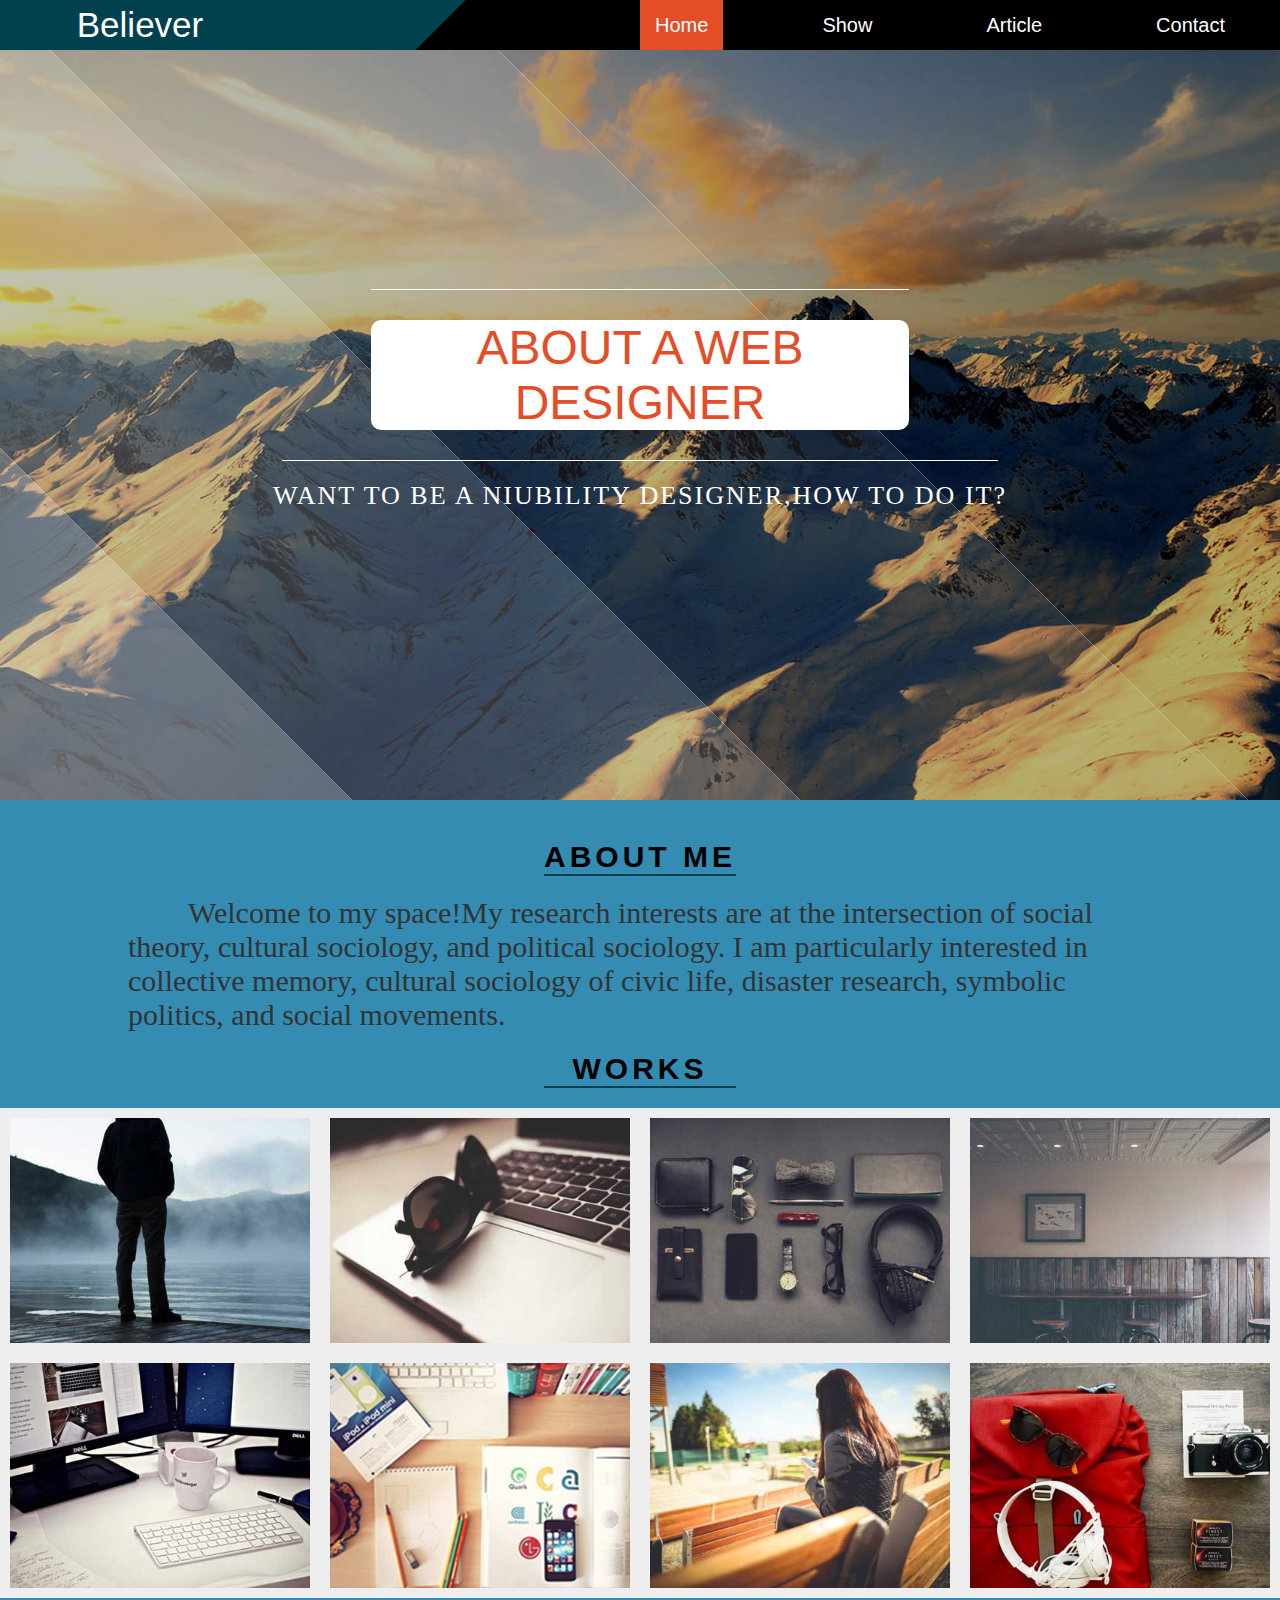
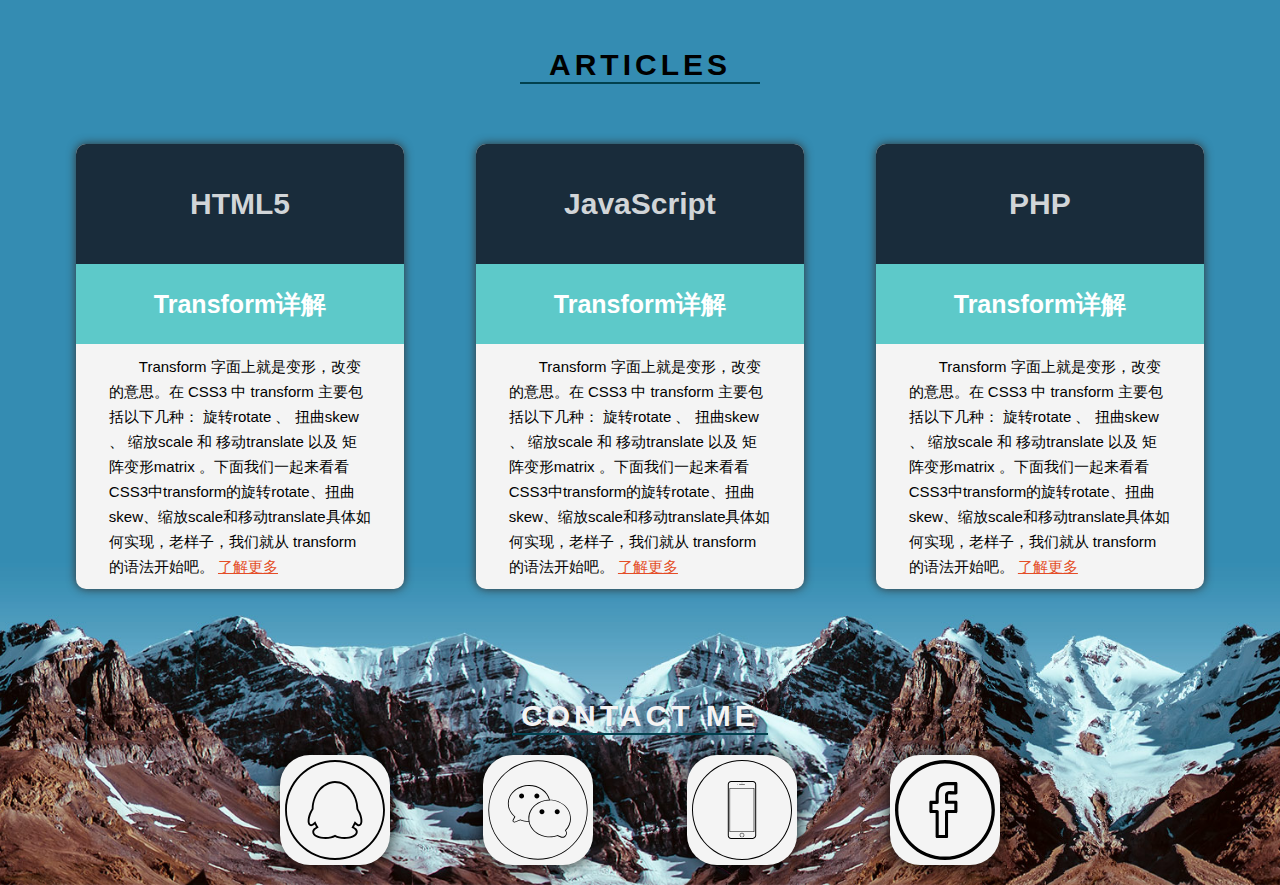
<file: index.html>
<!DOCTYPE html>
<html>
	<head>
		<meta charset="UTF-8">
		<meta name="viewport" content="width=device-width,initial-scale=1">
		<title>主页</title>
		<link rel="stylesheet" type="text/css" href="css/animate.css"/>
		<link rel="stylesheet" type="text/css" href="css/person.css"/>
	</head>
	<body>
		<!--标题栏-->
		<div id="head-con">
			<div id="head">
				<div id="wrap">
					<p>Believer</p>
					<ul>
						<li class="tab"><a href="#">Home</a></li>
						<li class="tab"><a href="#">Show</a></li>
						<li class="tab"><a href="#">Article</a></li>
						<li class="tab"><a href="#">Contact</a></li>
					</ul>
					<div class="btn out">
						<span></span>
						<span></span>
					</div>
				</div>
			</div>
		</div>
		<!--隐藏列表栏-->
		<div id="con-list">
			<div><a href="#">Home</a></div>
			<div><a href="#">Show</a></div>
			<div><a href="#">Article</a></div>
			<div><a href="#" style="border:none">Contact</a></div>
		</div>
		<!--轮播栏-->
		<div id="nav">
			<ul>
				<li>
					<div id="mask"></div>
					<img src="img/1.jpg"/>
					<div class="nav-con">
						<p class="above"></p>
						<a href="#">ABOUT A WEB DESIGNER</a>
						<p class="bot"></p>
						<p class="nav-content">WANT TO BE A NIUBILITY DESIGNER,HOW TO DO IT?</p>
					</div>
				</li>
				<li>
					<div id="mask"></div>
					<img src="img/3.jpg"/>
					<div class="nav-con">
						<p class="above"></p>
						<a href="#">WORKS SHOW</a>
						<p class="bot"></p>
						<p class="nav-content">SOME WORKS WILL BE SHOWED,HERE WE GO!</p>
					</div>
				</li>
				<li>
					<div id="mask"></div>
					<img src="img/2.jpg"/>
					<div class="nav-con">
						<p class="above"></p>
						<a href="#">ARTICLES DURING WORKING</a>
						<p class="bot"></p>
						<p class="nav-content">KNOWLEDGE ABOUT HOW TO BE A CREATIVE DESIGNER</p>
					</div>
				</li>
			</ul>
		</div>
		<!--show栏-->
		<div id="show">
			<h2>ABOUT ME</h2>
			<p id="intro">Welcome to my space!My research interests are at the intersection of social theory, cultural sociology, and political sociology. I am particularly interested in collective memory, cultural sociology of civic life, disaster research, symbolic politics, and social movements.
			</p>
			<h2>WORKS</h2>
			<ul>
				<li>
					<a href="#" class="pic"><img src="img/pic-1.jpg"/></a>
					<!--<a href="#" class="scale"><img src="img/放大镜.svg"/></a>-->
				</li>
				<li>
					<a href="#" class="pic"><img src="img/pic-2.jpg"/></a>
					<!--<a href="#" class="scale"><img src="img/放大镜.svg"/></a>-->
				</li>
				<li>
					<a href="#" class="pic"><img src="img/pic-3.jpg"/></a>
					<!--<a href="#" class="scale"><img src="img/放大镜.svg"/></a>-->
				</li>
				<li>
					<a href="#" class="pic"><img src="img/pic-4.jpg"/></a>
					<!--<a href="#" class="scale"><img src="img/放大镜.svg"/></a>-->
				</li>
				<li>
					<a href="#" class="pic"><img src="img/pic-5.jpg"/></a>
					<!--<a href="#" class="scale"><img src="img/放大镜.svg"/></a>-->
				</li>
				<li>
					<a href="#" class="pic"><img src="img/pic-6.jpg"/></a>
					<!--<a href="#" class="scale"><img src="img/放大镜.svg"/></a>-->
				</li>
				<li>
					<a href="#" class="pic"><img src="img/pic-7.jpg"/></a>
					<!--<a href="#" class="scale"><img src="img/放大镜.svg"/></a>-->
				</li>
				<li>
					<a href="#" class="pic"><img src="img/pic-8.jpg"/></a>
					<!--<a href="#" class="scale"><img src="img/放大镜.svg"/></a>-->
				</li>
			</ul>
		</div>
		<!--article栏-->
		<div id="article">
			<h2>ARTICLES</h2>
			<ul>
				<li>
					<h3>HTML5</h3>
					<h4>Transform详解</h4>
					<p>Transform 字面上就是变形，改变的意思。在 CSS3 中 transform 主要包括以下几种： 旋转rotate 、 扭曲skew 、 缩放scale 和 移动translate 以及 矩阵变形matrix 。下面我们一起来看看CSS3中transform的旋转rotate、扭曲skew、缩放scale和移动translate具体如何实现，老样子，我们就从 transform 的语法开始吧。
					<a href="#">了解更多</a>
					</p>
				</li>
				<li>
					<h3>JavaScript</h3>
					<h4>Transform详解</h4>
					<p>Transform 字面上就是变形，改变的意思。在 CSS3 中 transform 主要包括以下几种： 旋转rotate 、 扭曲skew 、 缩放scale 和 移动translate 以及 矩阵变形matrix 。下面我们一起来看看CSS3中transform的旋转rotate、扭曲skew、缩放scale和移动translate具体如何实现，老样子，我们就从 transform 的语法开始吧。
					<a href="#">了解更多</a>
					</p>
				</li>
				<li>
					<h3>PHP</h3>
					<h4>Transform详解</h4>
					<p>Transform 字面上就是变形，改变的意思。在 CSS3 中 transform 主要包括以下几种： 旋转rotate 、 扭曲skew 、 缩放scale 和 移动translate 以及 矩阵变形matrix 。下面我们一起来看看CSS3中transform的旋转rotate、扭曲skew、缩放scale和移动translate具体如何实现，老样子，我们就从 transform 的语法开始吧。
					<a href="#">了解更多</a>
					</p>
				</li>
			</ul>
		</div>
		<!--底部栏-->
		<div id="footer">
			<!--联系方式栏-->
			<h2>CONTACT ME</h2>
			<ul id="contact">
				<li>
					<a href="#">
						<img src="img/QQ.svg" alt="图标" />
						<img src="img/QQ_1.svg" alt="QQ" />
					</a>
				</li>
				<li>
					<a href="#">
						<img src="img/微信 (1).svg"/>
						<img src="img/微信.svg"/>
					</a>
				</li>
				<li>
					<a href="#">
						<img src="img/手机.svg"/>
						<img src="img/手机 (1).svg"/>
					</a>
				</li>
				<li>
					<a href="#">
						<img src="img/facebook.svg"/>
						<img src="img/facebook (1).svg"/>
					</a>
				</li>
			</ul>
			<!--底部轮播-->
			<div id="footer-bot">
				<div id="bottom">
					<img src="img/2Q==.jpg" alt="背景图片" />
					<img src="img/2Q==.jpg" alt="背景图片" />
				</div>
			</div>
		</div>
	</body>
	<script src="js/jquery-3.1.0.min.js"></script>
	<script src="js/person.js"></script>
</html>
</file>
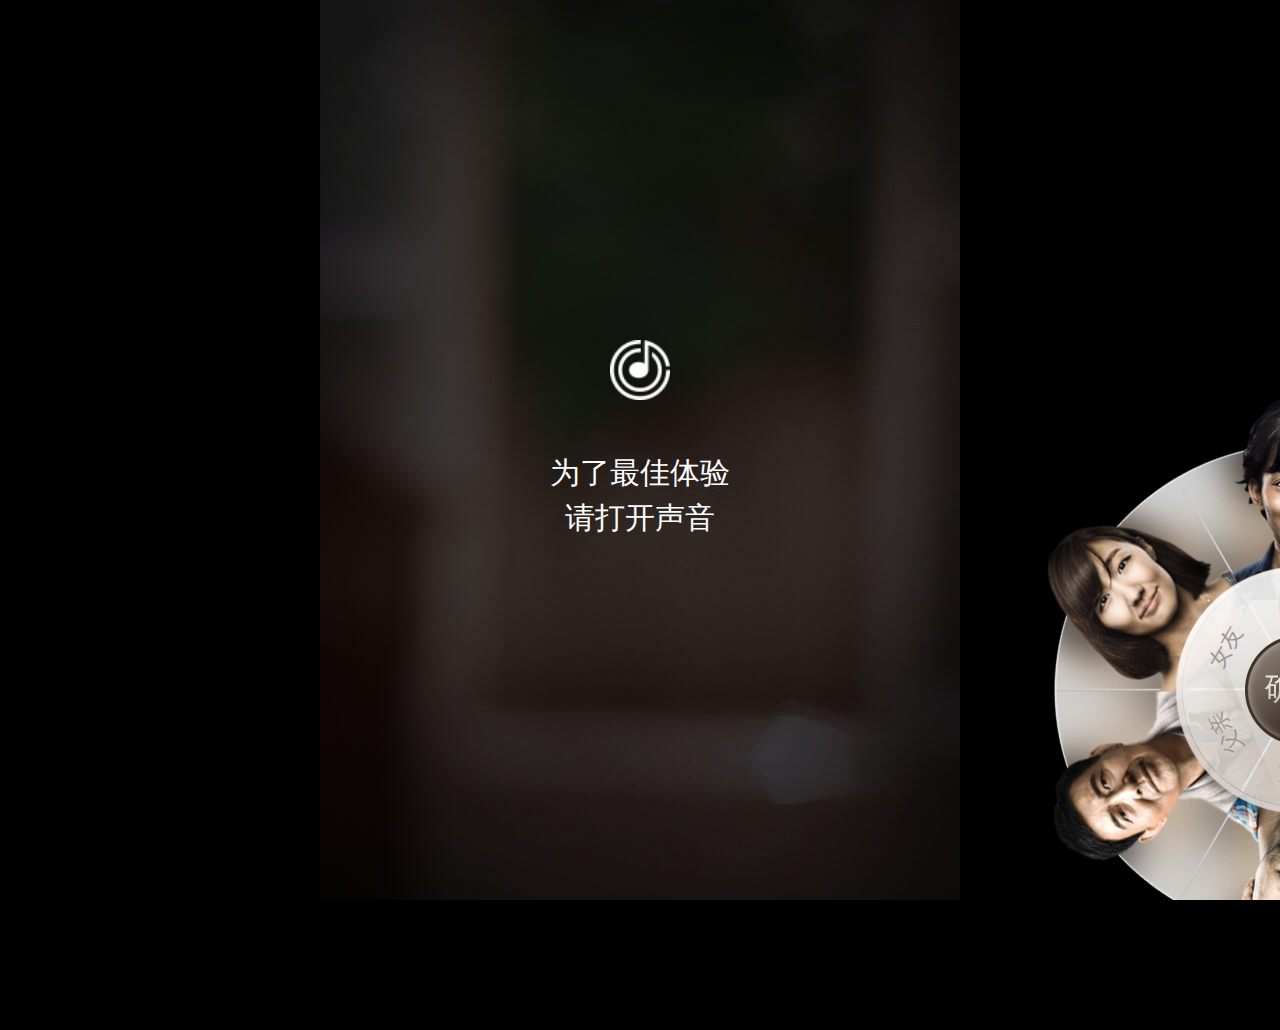
<file: bmw/index.html>
<!DOCTYPE html>
<html lang="en">
<head>
<meta charset="UTF-8">
<meta name="viewport" content="width=640,user-scalable=no">
<title>你最想和谁一起HIGH？</title>
<link rel="stylesheet" href="css/reset.css">
<link rel="stylesheet" href="css/animate.min.css">
<link rel="stylesheet" href="css/style.css">
<link rel="stylesheet" href="css/game.css">
<link rel="stylesheet" href="css/age.css">
<link rel="stylesheet" href="css/scene.css">
</head>
<body>
	<!--======加载进度及蒙版======-->
	<div id="mask">
		<div class="progress"></div>
		<p></p>
	</div>
<div id="wrap">
	<div id="loading" class="page active">
		<div id="music-tip">
			<img src="img/music.png">
			<span>为了最佳体验<br>请打开声音</span>
		</div>
		<div class="lead">
			<i></i>
			<i></i>
			<i></i>
			<i>
				<img src="img/sei.png" alt="">
			</i>
		</div>
	</div>
	<div id="index" class="page">
		<div class="pan-box disable">
			<div class="rotate-box">
				<div class="round-box">
					<div class="photo">
						<i data-index="1"></i>
						<i data-index="2"></i>
						<i data-index="3"></i>
						<i data-index="4"></i>
						<i data-index="5"></i>
						<i data-index="6"></i>
					</div>
					<div class="name-box">
						<span data-index="1">同事</span>
						<span data-index="2">死党</span>
						<span data-index="3">同学</span>
						<span data-index="4">男友</span>
						<span data-index="5">父亲</span>
						<span data-index="6">女友</span>
					</div>
				</div>
			</div>
			<i class="confirm-btn active"></i>
		</div>
		<div id="index-word">
			<img src="img/index-word.png" alt="">
		</div>
	</div>
	<div id="game1" class="page"></div>
	<div id="game2" class="page"></div>
	<div id="game3" class="page"></div>
	<div id="game4" class="page"></div>
	<div id="game5" class="page">
		<i></i>
	</div>
	<div class="pan disable">
		<div class="pan-box disable">
			<div class="rotate-box">
				<div class="round-box">
					<div class="photo">
						<i data-index="1"></i>
						<i data-index="2"></i>
						<i data-index="3"></i>
						<i data-index="4"></i>
						<i data-index="5"></i>
						<i data-index="6"></i>
					</div>
					<div class="name-box">
						<span data-index="1">同事</span>
						<span data-index="2">死党</span>
						<span data-index="3">同学</span>
						<span data-index="4">男友</span>
						<span data-index="5">父亲</span>
						<span data-index="6">女友</span>
					</div>
				</div>
			</div>
			<i class="confirm-btn"></i>
		</div>
		<img src="img/camera.png" alt="" class="camera">
	</div>
	<img src="img/hand.png" alt="" class="hand">
	<div id="age-video" class="page">
		<div id="age-change">
			<!-- 变老 -->
			<div id="age1-v1" class="age-dh"></div>
			<div id="age1-v2" class="age-dh"></div>
			<div id="age1-v3" class="age-dh"></div>
			<div id="age1-v4" class="age-dh"></div>
			<div id="age1-v5" class="age-dh"></div>
			<div id="age1-v6" class="age-dh"></div>
			<div id="age1-v7" class="age-dh"></div>
			<div id="age1-v8" class="age-dh"></div>
			<div id="age1-v9" class="age-dh"></div>
			<div id="age1-v10" class="age-dh"></div>
			<div id="age1-v11" class="age-dh"></div>
			<div id="age1-v12" class="age-dh"></div>
			<div id="age1-v13" class="age-dh"></div>
			<div id="age1-v14" class="age-dh"></div>
			<div id="age1-v15" class="age-dh"></div>
			<div id="age1-v16" class="age-dh"></div>
			<!-- 变年轻 -->
			<div id="age2-v1" class="age-dh"></div>
			<div id="age2-v2" class="age-dh"></div>
			<div id="age2-v3" class="age-dh"></div>
			<div id="age2-v4" class="age-dh"></div>
			<div id="age2-v5" class="age-dh"></div>
			<div id="age2-v6" class="age-dh"></div>
			<div id="age2-v7" class="age-dh"></div>
			<div id="age2-v8" class="age-dh"></div>
			<div id="age2-v9" class="age-dh"></div>
			<div id="age2-v10" class="age-dh"></div>
			<div id="age2-v11" class="age-dh"></div>
			<div id="age2-v12" class="age-dh"></div>
			<div id="age2-v13" class="age-dh"></div>
			<div id="age2-v14" class="age-dh"></div>
			<div id="age2-v15" class="age-dh"></div>
			<div id="age2-v16" class="age-dh"></div>
		</div>
		<span id="action"></span>
	</div>
		<!-- scene1 -->
	<div id="scene1" class="page go">
	    <img src="img/wj_father_text.png" width="160" height="32" id="wj_father_pic" class="wj_father_pic textanimation">
	</div>
	<!-- scene2 -->
	<div id="last_text">
		<p>多一点时间陪伴父亲</p>
		<p>带他走进你的生活</p>
		<p>感受你的爱</p>
		<p class="father-day">HAPPY FATHER'S DAY</p>
		<p class="father-day">#父亲节快乐!#</p>
		<p>
			<span class="left_btn">再玩一次</span>
			<span class="right_btn">提醒好友</span>
		</p>
	</div>
	<div id="scene2" class="page" >
		<img src="img/wj_logo.png" alt="" id="last_logo">
	</div>
	<div class="grayDiv">
		<img src="img/share_right.png" class="share"></img>
	</div>
</div>
<script type="text/javascript" src="js/jq_tran.js"></script>
<script type="text/javascript" src="js/prepare.js"></script>
<script type="text/javascript" src="js/game.js"></script>
<script type="text/javascript" src="js/age.js"></script>
<script type="text/javascript" src="js/scene.js"></script>
<script type="text/javascript" src="js/jweixin-1.0.0.js"></script>
<script type="text/javascript">
//图片预加载,加载完成开始动画;
	var count = 0;
	for(var i = 0 ; i < app.imgArr.length ; i ++){
		var img = new Image;
		img.src = 'img/'+app.imgArr[i];
		img.onload = function(){
			count ++;
			percent = parseInt(100*count/app.imgArr.length) + '%';
			$('#mask p').text('Loading'+percent);
			var _width = 200*count/app.imgArr.length;
			$('.progress').css({
				width:_width,
			})
			if(count == app.imgArr.length){
				$('#mask').hide();
				Rotate();
			}
		}
	}
wx.config({
	debug: false,
	appId: 'wxbba5954485cb06af',
	timestamp: '1474549164',
	nonceStr: 'NcJ8KhUBN2bXAKNR',
	signature: '1c28950290c22a7b454dfd2c1fd867382d677146',
	jsApiList: [
		// 所有要调用的 API 都要加到这个列表中
		'checkJsApi',
		'onMenuShareTimeline',
		'onMenuShareAppMessage',
		'onMenuShareQQ',
		'onMenuShareWeibo'
	]
});
var otitle = '你最想和谁一起HIGH？';
var desc = '据说，99%的人做完这个测试后都去找了同一个人……';
var olink = 'http://bmw2.thefront.com.cn/fathersday/';
var oimgUrl = 'http://bmw2.thefront.com.cn/fathersday/img/shareImg.jpg';
wx.ready(function () {
	myAudio.play();
	//分享给朋友
	wx.onMenuShareAppMessage({
		title: otitle,
		desc: desc,
		imgUrl: oimgUrl,
		link:olink,
		success: function () {
			// 用户确认分享后执行的回调函数
			// location.replace('index.php')
		},
		fail: function (res) {
			alert(JSON.stringify(res));
		}
	});
	//分享到朋友圈
	wx.onMenuShareTimeline({
		title: desc, // 分享标题
		link: olink, // 分享链接
		imgUrl: oimgUrl,// 分享图标
		success: function () {
			// 用户确认分享后执行的回调函数
			// location.replace('index.php')
		},
		fail: function (res) {
			alert(JSON.stringify(res));
		}
	});
});
</script>
</body>
</html>
</file>
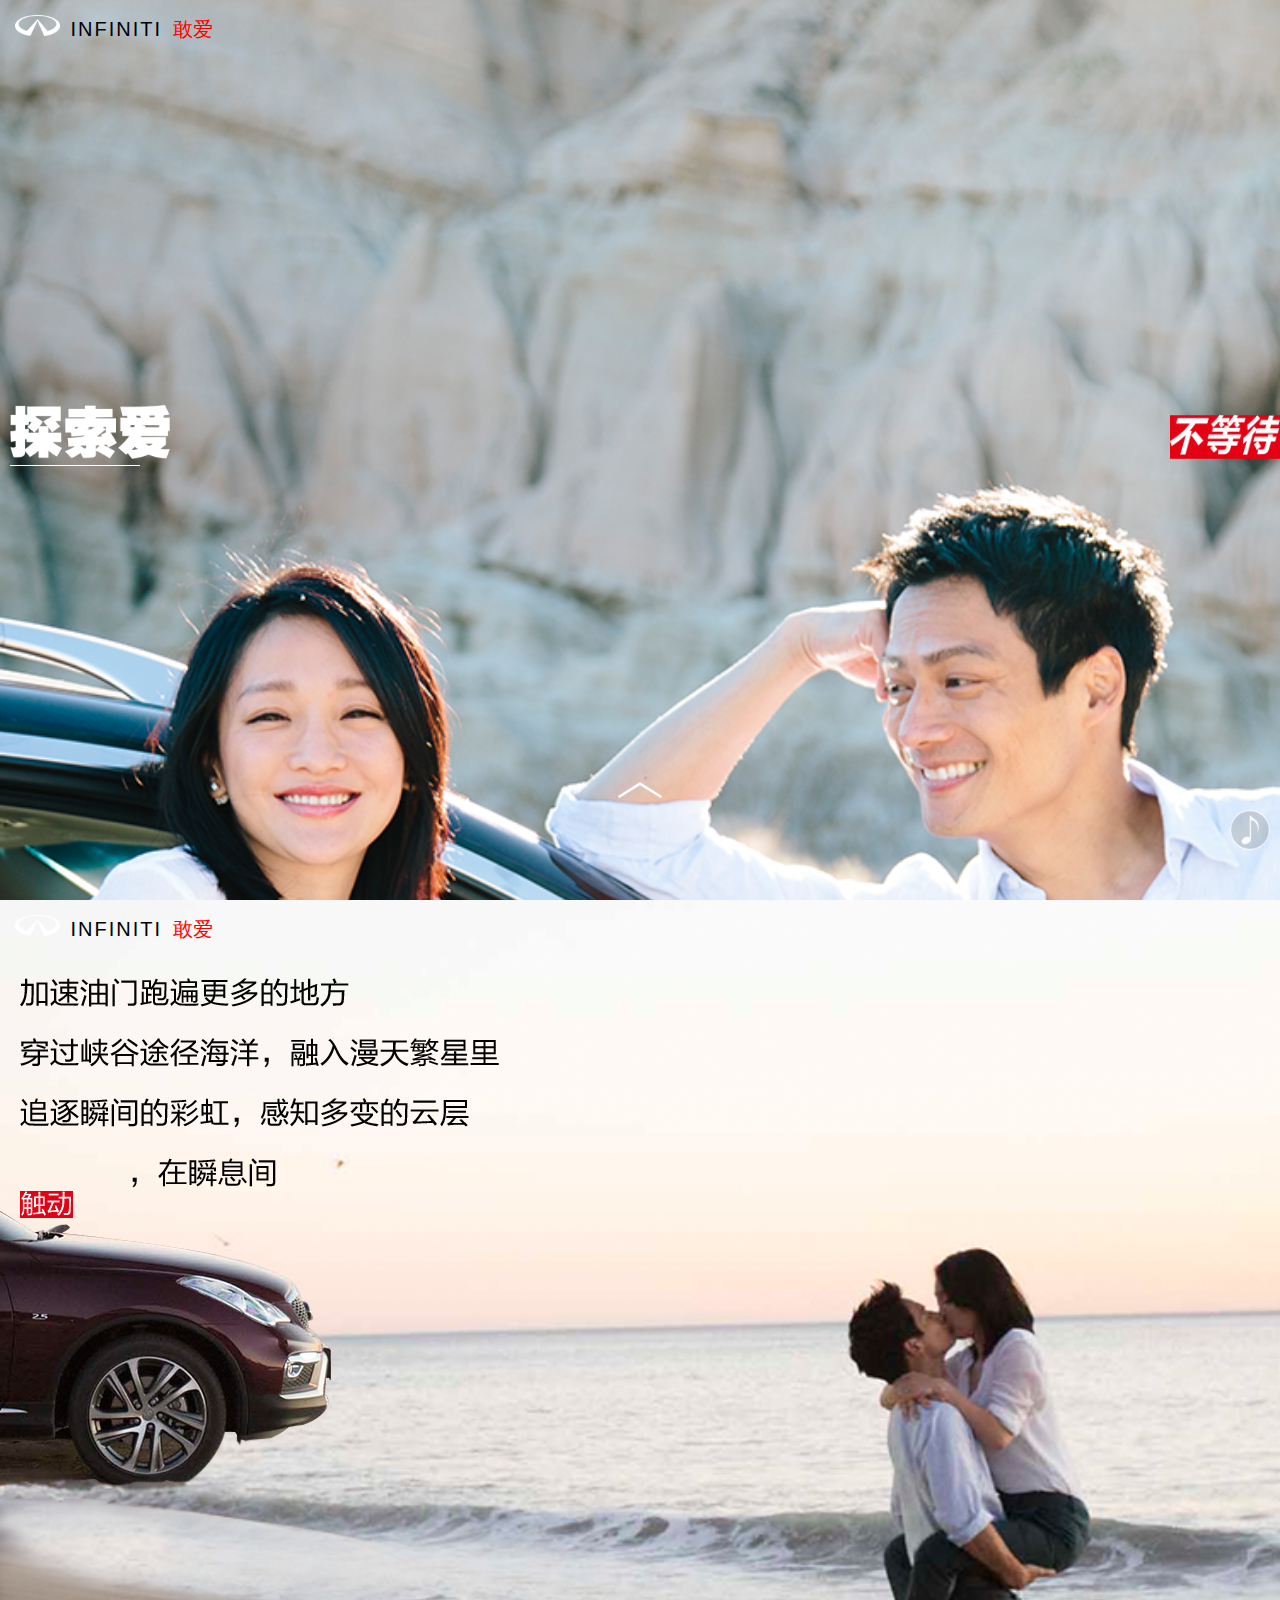
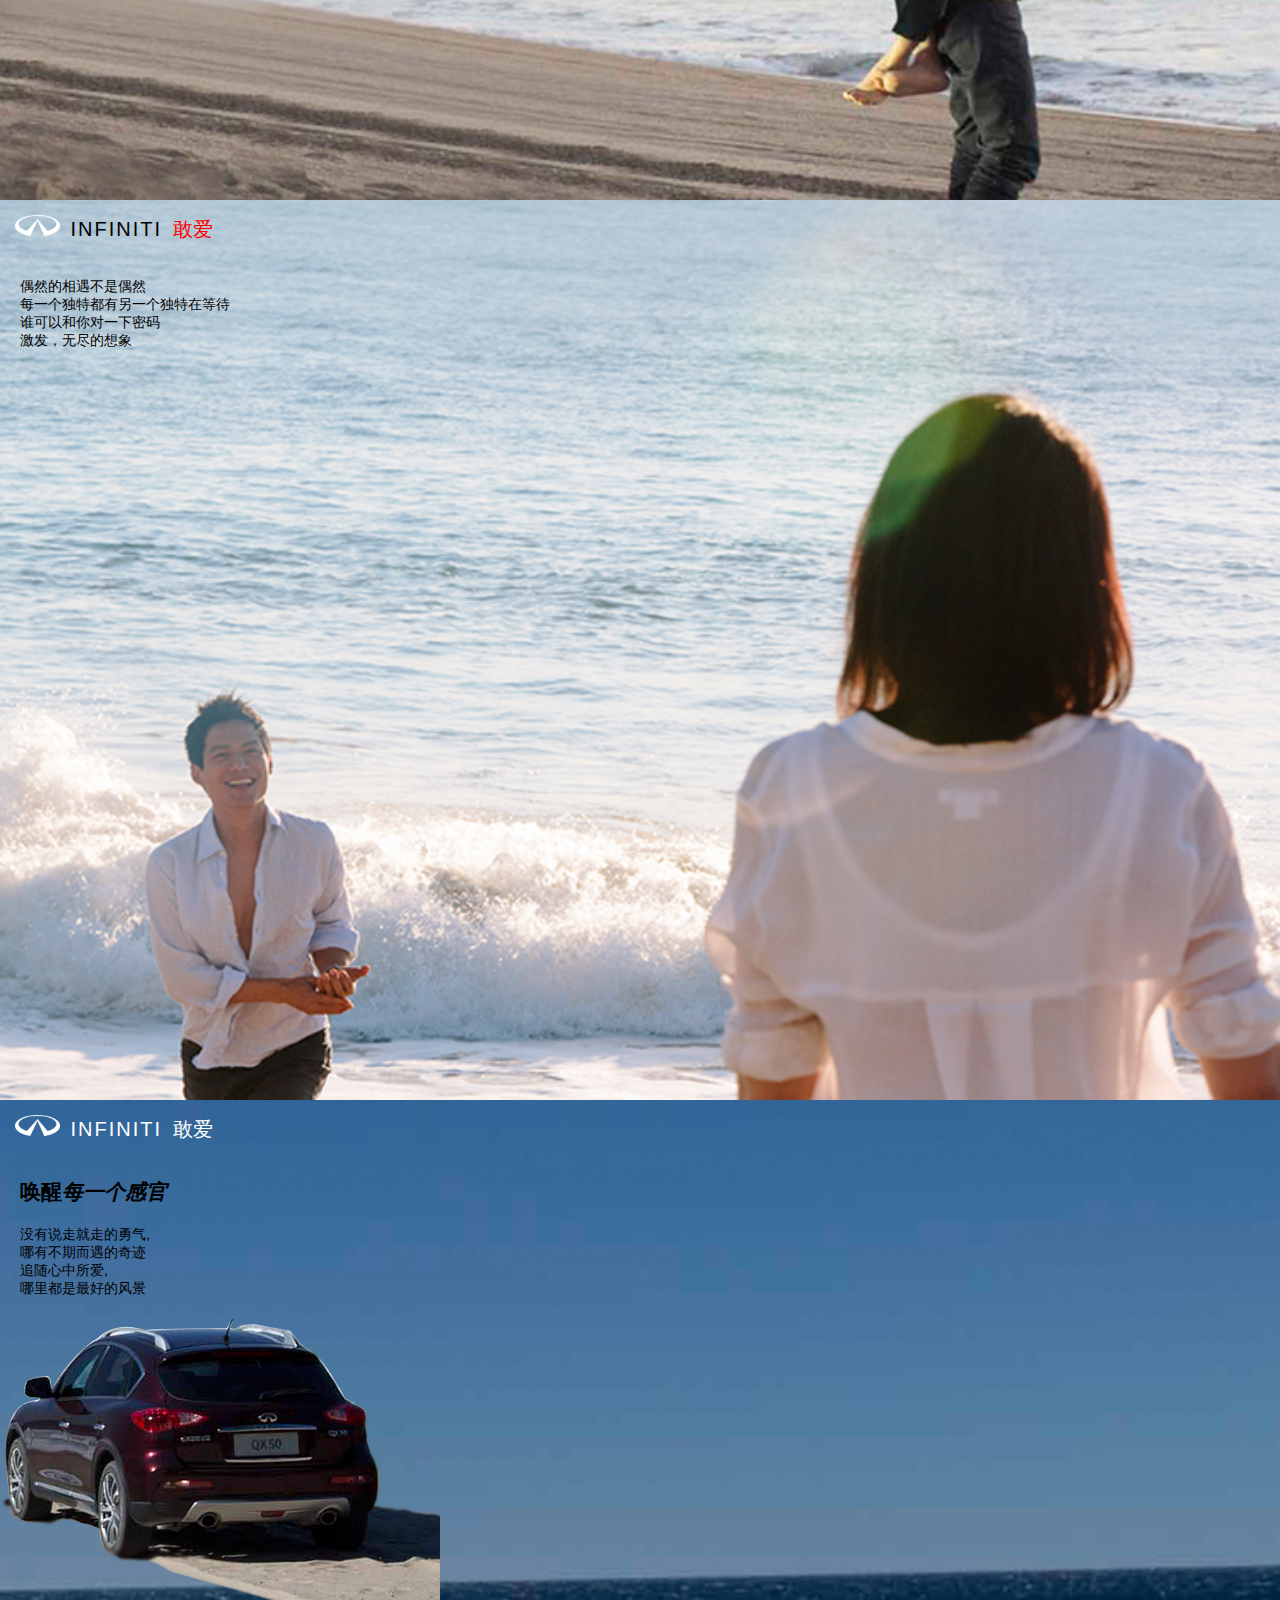
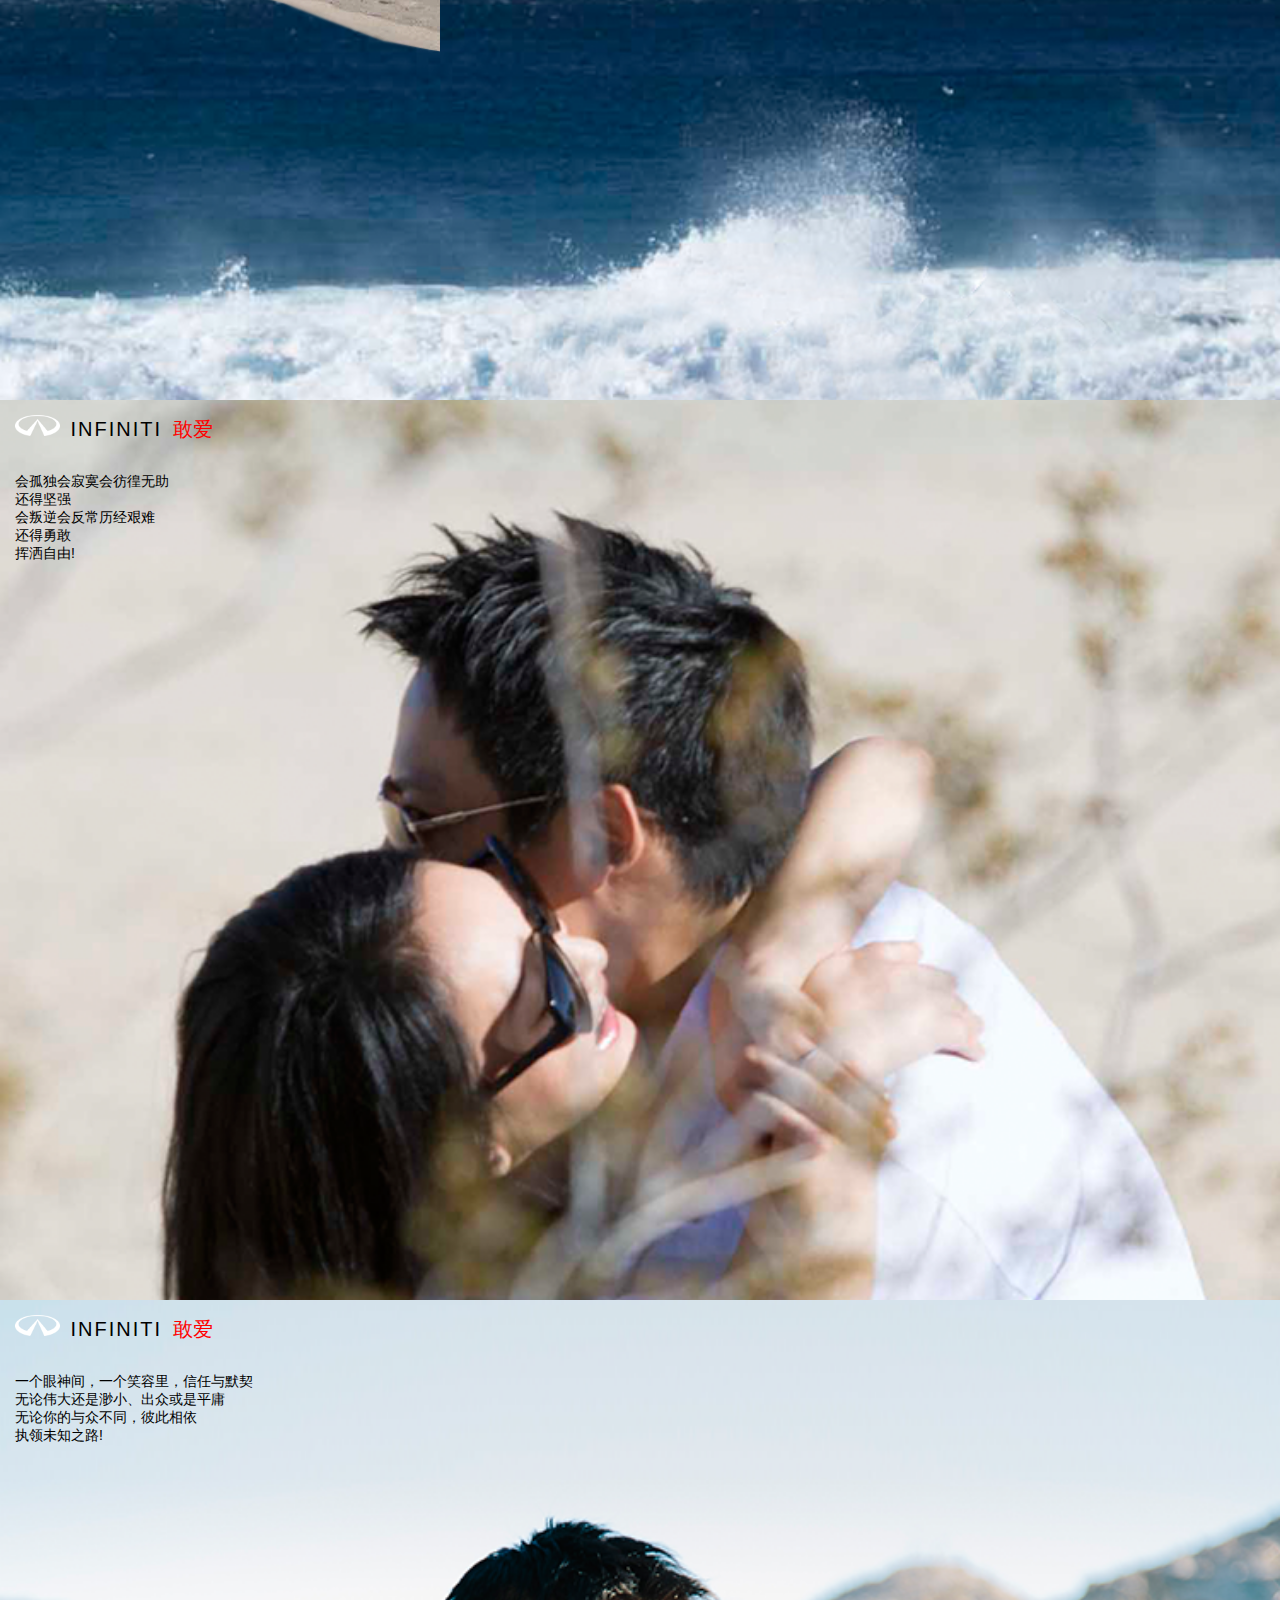
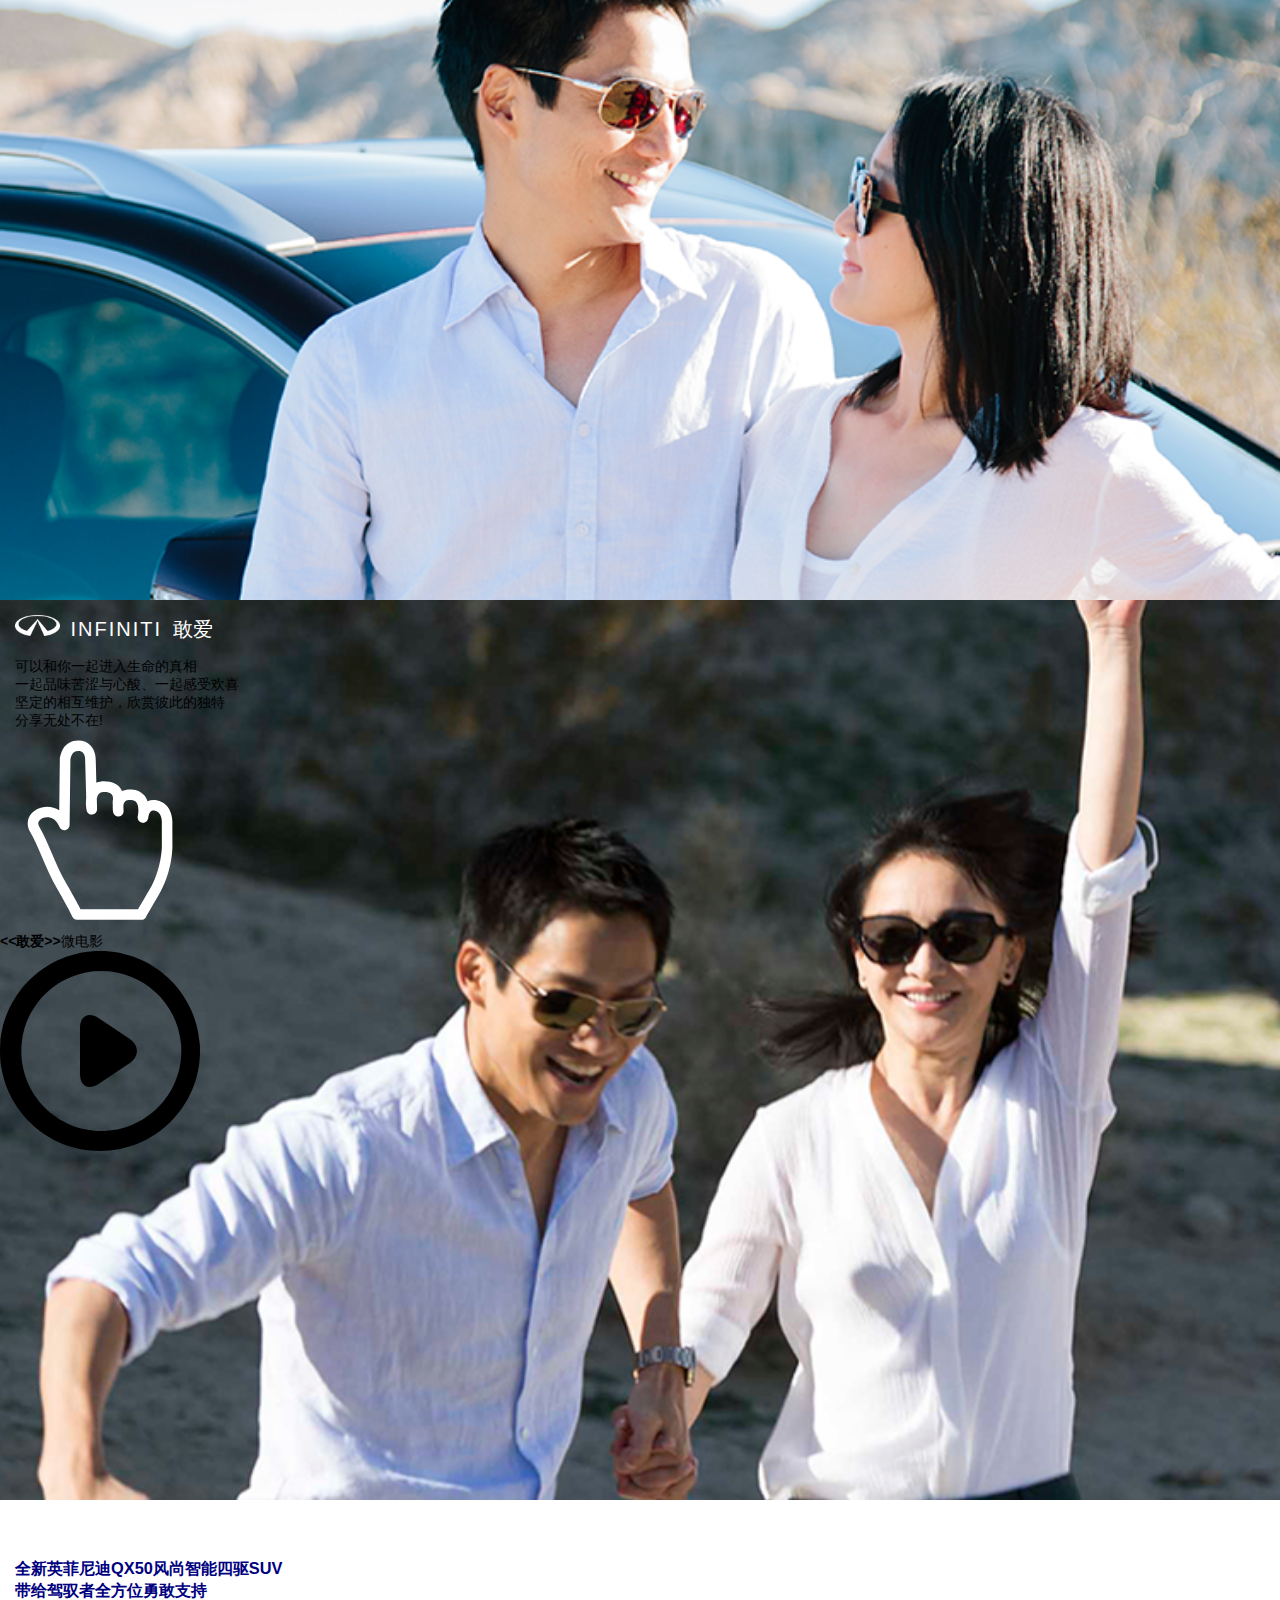
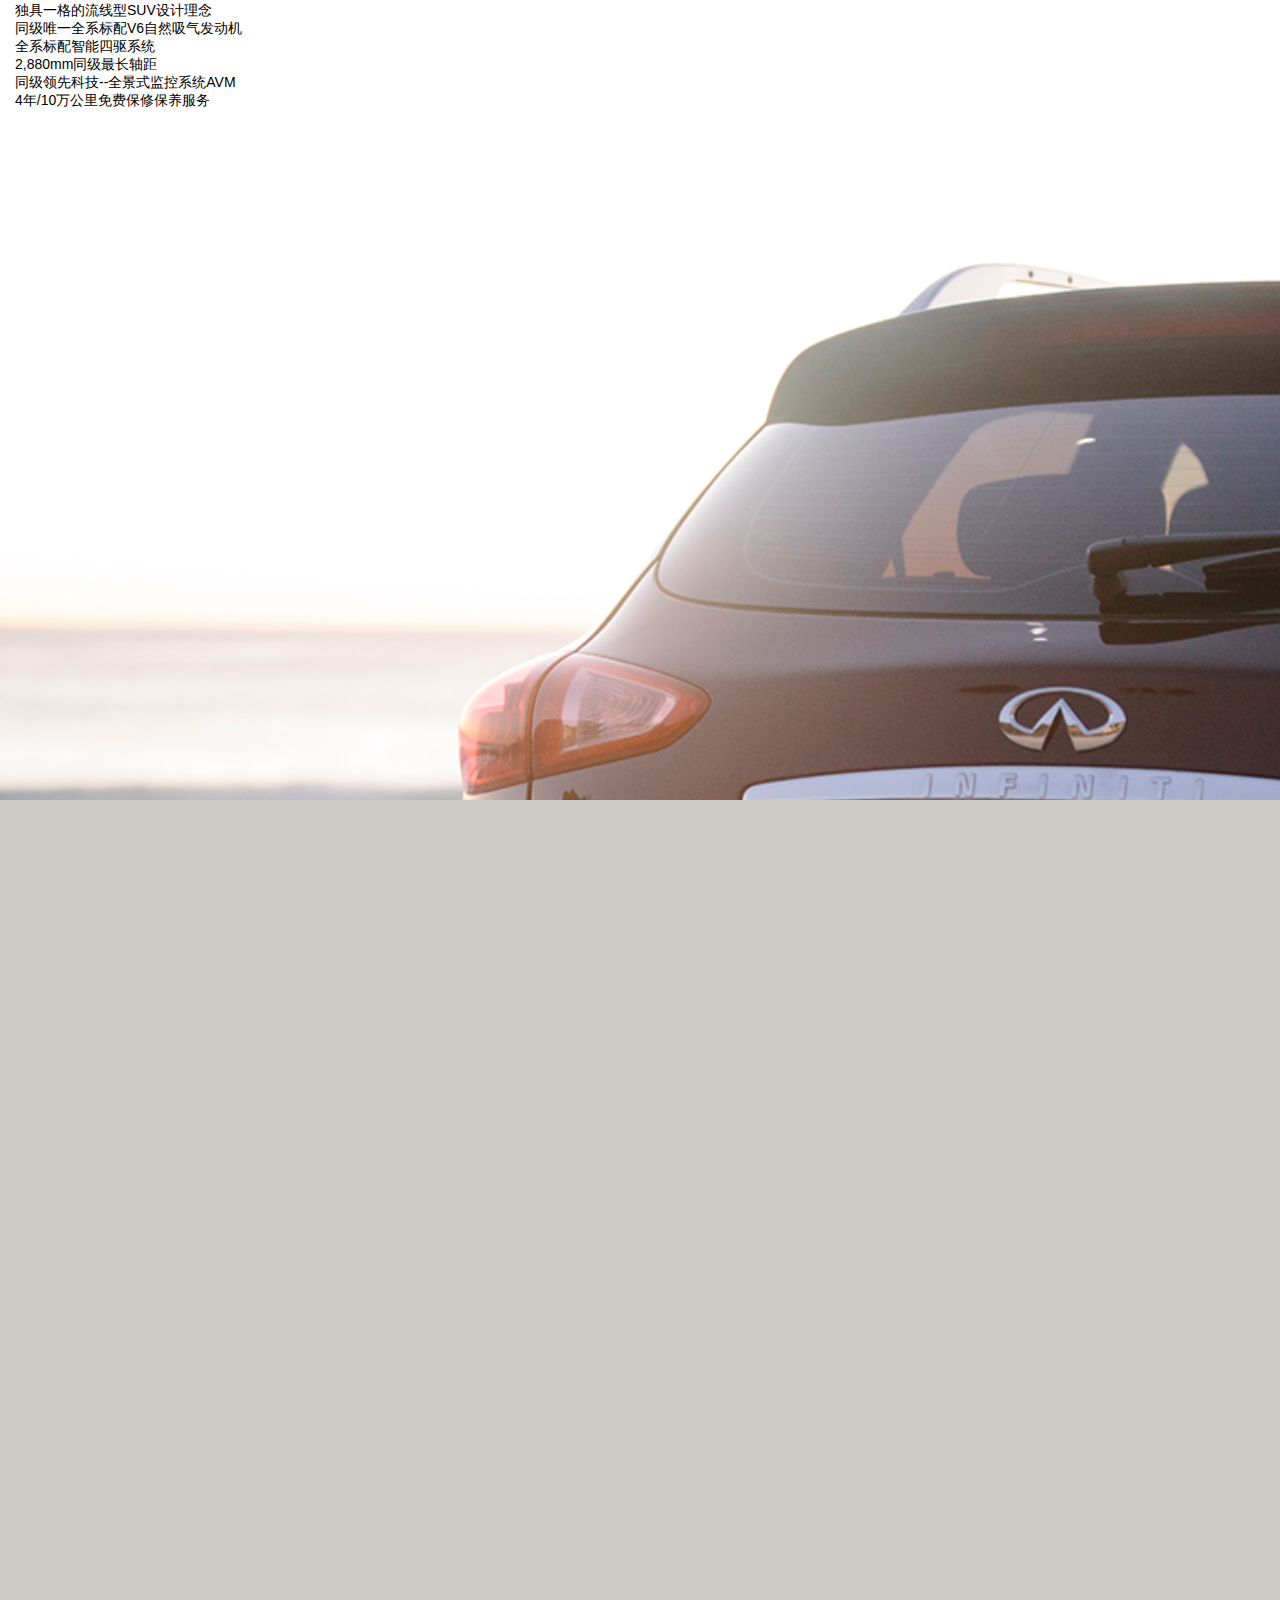
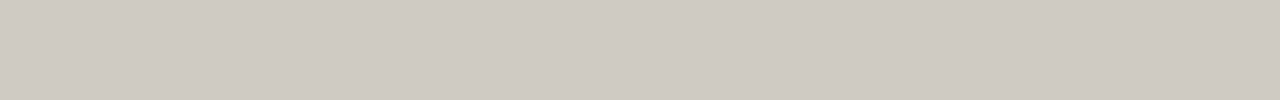
<file: Infiniti/index.html>
<!DOCTYPE html>
<html>
	<head>
		<meta charset="utf-8" />
		<title>英菲尼迪</title>
		<meta name="viewport" content="width=device-width,initial-scale=1">
		<link rel="stylesheet" type="text/css" href="css/Infiniti.css"/>
	</head>
	<body>
		<div id="mask">
			<div class="progress"></div>
			<p></p>
		</div>
		<audio src="music/bgmusic831kb.mp3" autoplay="autoplay" loop="loop"></audio>
		<div id="arrow">
			<img src="img/p1/arrow.svg"/>
		</div>
		<div id="voice">
			<img class="play-voice" src="img/p1/music_on.png"/>
		</div>
		<div>
			<ul id="wrap">
				<li class="page1">
					<p id="page1-word">
						<img class="logo" src="img/p1/p1imglogo.png"/>
						<span class="logo-w">INFINITI</span>
						<span class="logo-s">敢爱</span>
					</p>
					<div class="forum-left">
						<img class="forum-t" src="img/p1/p1img_0004.png"/>
						<img class="forum-h" src="img/p1/p1img_0003.png"/>
					</div>
					<div class="forum-right">
						<img class="forum-r" src="img/p1/p1img_0002.png"/>
						<img class="forum-b" src="img/p1/p1img_0001.png"/>
					</div>
				</li>
				<li class="page2">
					<p id="page1-word">
						<img class="logo" src="img/p1/p1imglogo.png"/>
						<span class="logo-w">INFINITI</span>
						<span class="logo-s">敢爱</span>
					</p>
					<div id="page2-word">
						<img class="page2-intro" src="img/p2/p2img_0003.png"/>
						<div id="page2-red">
							<img class="page2-bg" src="img/p2/p2img_0002.png"/>
							<img class="page2-w" src="img/p2/p2img_0001.png"/>
						</div>
					</div>
					<img class="page2-car" src="img/p2/p2img_0005.png"/>
				</li>
				<li class="page3">
					<p id="page1-word">
						<img class="logo" src="img/p1/p1imglogo.png"/>
						<span class="logo-w">INFINITI</span>
						<span class="logo-s">敢爱</span>
					</p>
					<div id="page3-word">
						<p class="page3-word-fir">偶然的相遇不是偶然</p>
						<p class="page3-word-sec">每一个独特都有另一个独特在等待</p>
						<p class="page3-word-thr">谁可以和你对一下密码</p>
						<p class="page3-word-four"><span>激发</span>，无尽的想象</p>
					</div>
				</li>
				<li class="page4">
					<p id="page1-word">
						<img class="logo" src="img/p1/p1imglogo.png"/>
						<span class="logo-w change-color">INFINITI</span>
						<span class="logo-s change-color">敢爱</span>
					</p>
					<div id="page4-word">
						<h2 ><span>唤醒</span><i class="page4-word-fir">每一个感官</i></h2>
						<p class="page4-word-sec">没有说走就走的勇气,<br>哪有不期而遇的奇迹</p>
						<p class="page4-word-thr">追随心中所爱,<br>哪里都是最好的风景</p>
					</div>
					<img class="page4-car" src="img/p4/p4img_0006.png"/>
				</li>
				<li class="page5">
					<p id="page1-word">
						<img class="logo" src="img/p1/p1imglogo.png"/>
						<span class="logo-w">INFINITI</span>
						<span class="logo-s">敢爱</span>
					</p>
					<div id="page5-word">
						<p class="page5-fir">会孤独会寂寞会彷徨无助</p>
						<p class="page5-sec">还得坚强</p>
						<p class="page5-thr">会叛逆会反常历经艰难</p>
						<p class="page5-four">还得勇敢</p>
						<p class="page5-five"><span>挥洒</span>自由!</p>
					</div>
				</li>
				<li class="page6">
					<p id="page1-word">
						<img class="logo" src="img/p1/p1imglogo.png"/>
						<span class="logo-w">INFINITI</span>
						<span class="logo-s">敢爱</span>
					</p>
					<div id="page6-word">
						<p class="page6-fir">一个眼神间，一个笑容里，信任与默契</p>
						<p class="page6-sec">无论伟大还是渺小、出众或是平庸</p>
						<p class="page6-thr">无论你的与众不同，彼此相依</p>
						<p class="page6-four"><span>执领</span>未知之路!</p>
					</div>
				</li>
				<li class="page7">
					<p id="page1-word">
						<img class="logo" src="img/p1/p1imglogo.png"/>
						<span class="logo-w change-color">INFINITI</span>
						<span class="logo-s change-color">敢爱</span>
					</p>
					<div id="page7-word">
						<p>
							可以和你一起进入生命的真相<br>
							一起品味苦涩与心酸、一起感受欢喜<br>
							坚定的相互维护，欣赏彼此的独特<br>
							<span id="share">分享</span>无处不在!
						</p>
					</div>
					<img id="click" src="img/p6/click1.svg"/>
					<p id="video-name"><strong><<敢爱>></strong>微电影</p>
					<div id="video">
						<a class="video-link" href="http://www.le.com/ptv/vplay/21294750.html#vid=21294750"><img id="video-icon" src="img/p6/video2.svg" /></a>
					</div>
				</li>
				<li class="page8">
					<p id="page1-word">
						<img class="logo" src="img/p1/p1imglogo.png"/>
						<span class="logo-w change-color">INFINITI</span>
						<span class="logo-s change-color">敢爱</span>
					</p>
					<div id="page8-word">
						<h3><a href="#">全新英菲尼迪QX50风尚智能四驱SUV</a></h3>
						<h3><a href="#">带给驾驭者全方位勇敢支持</a></h3>
						<p class="page8-fir"><span></span>独具一格的流线型SUV设计理念</p>
						<p class="page8-sec"><span></span>同级唯一全系标配V6自然吸气发动机</p>
						<p class="page8-thr"><span></span>全系标配智能四驱系统</p>
						<p class="page8-four"><span></span>2,880mm同级最长轴距</p>
						<p class="page8-five"><span></span>同级领先科技--全景式监控系统AVM</p>
						<p class="page8-six"><span></span>4年/10万公里免费保修保养服务</p>
					</div>
				</li>
			</ul>
		</div>
	</body>
	<script src="js/jquery-3.1.0.min.js"></script>
	<script src="js/Infiniti.js"></script>
</html>
</file>
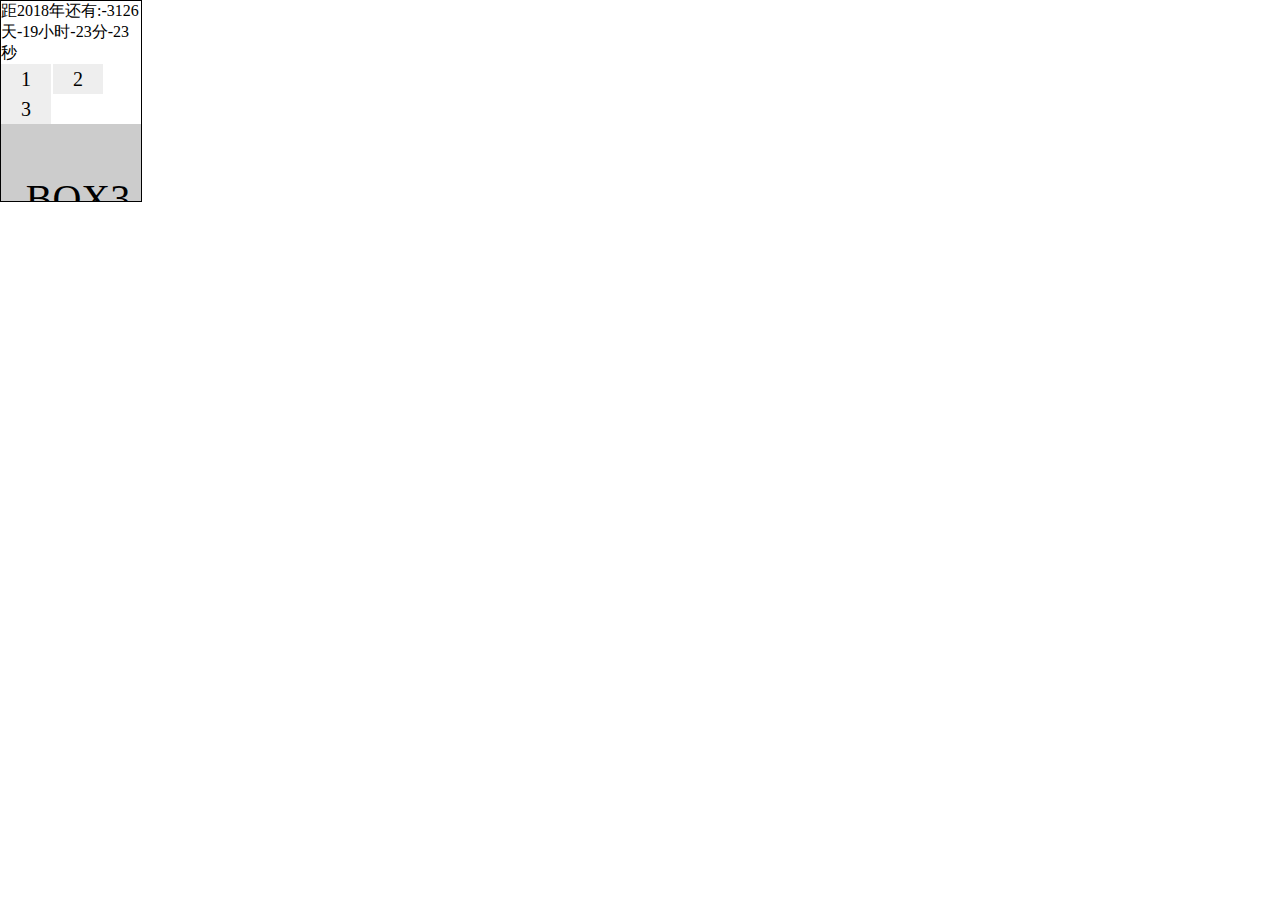
<file: test.html>
<!DOCTYPE html>
<html lang="en">
<head>
	<meta charset="UTF-8">
	<title>倒计时</title>
	<style>
		*{margin:0;padding:0;}
		ul{overflow: hidden;}
		li{
			list-style: none;
			float:left;
			width: 50px;
			height: 30px;
			line-height: 30px;
			font-size:20px;
			text-align:center;
			background:  #eee;
			margin-right: 2px;
		}
		#container div{
			position: absolute;
			background: #ccc;
			width: 154px;
			height: 154px;
			font-size:40px;
			line-height: 150px;
			text-align: center;
		}
		#container{
			width: 140px;
			height: 200px;
			border:1px solid black;
			overflow-x: scroll;
			overflow-y: hidden;
			position: relative;
		}
	</style>
</head>
<body>
	<div id="container">
		<p>距2018年还有:</p>
		<ul>
			<li>1</li>
			<li>2</li>
			<li>3</li>
		</ul>
		<div>BOX1</div>
		<div>BOX2</div>
		<div>BOX3</div>
	</div>
</body>
<script>
	// var con = document.querySelector('#container');
	var p = document.querySelector('p');
	var lastdate = new Date(2018,0,1);
	setInterval(function(){
		var currentDate = new Date();
		var remainTime = lastdate - currentDate;
		var Day = parseInt(remainTime/1000/60/60/24);
		var Hour = parseInt(remainTime/1000/60/60%24);
		var Min = parseInt(remainTime/1000/60%60);
		var Sec = parseInt(remainTime/1000%60);
		p.innerHTML ='距2018年还有:' + Day + '天' + Hour + '小时' + Min + '分' + Sec + '秒';
	},100)

	var oDiv = document.querySelectorAll('div');
	var lis = document.querySelectorAll('li');
	for(var i = 0 ;i < lis.length; i ++){
		lis[i].index = i;
		lis[i].onmouseover = function(){
			for(var j = 0 ; j < oDiv.length; j ++){
				oDiv[j].style.display = 'none';
			}
			oDiv[this.index].style.display = 'block';
		}
	}
</script>
</html>
</file>
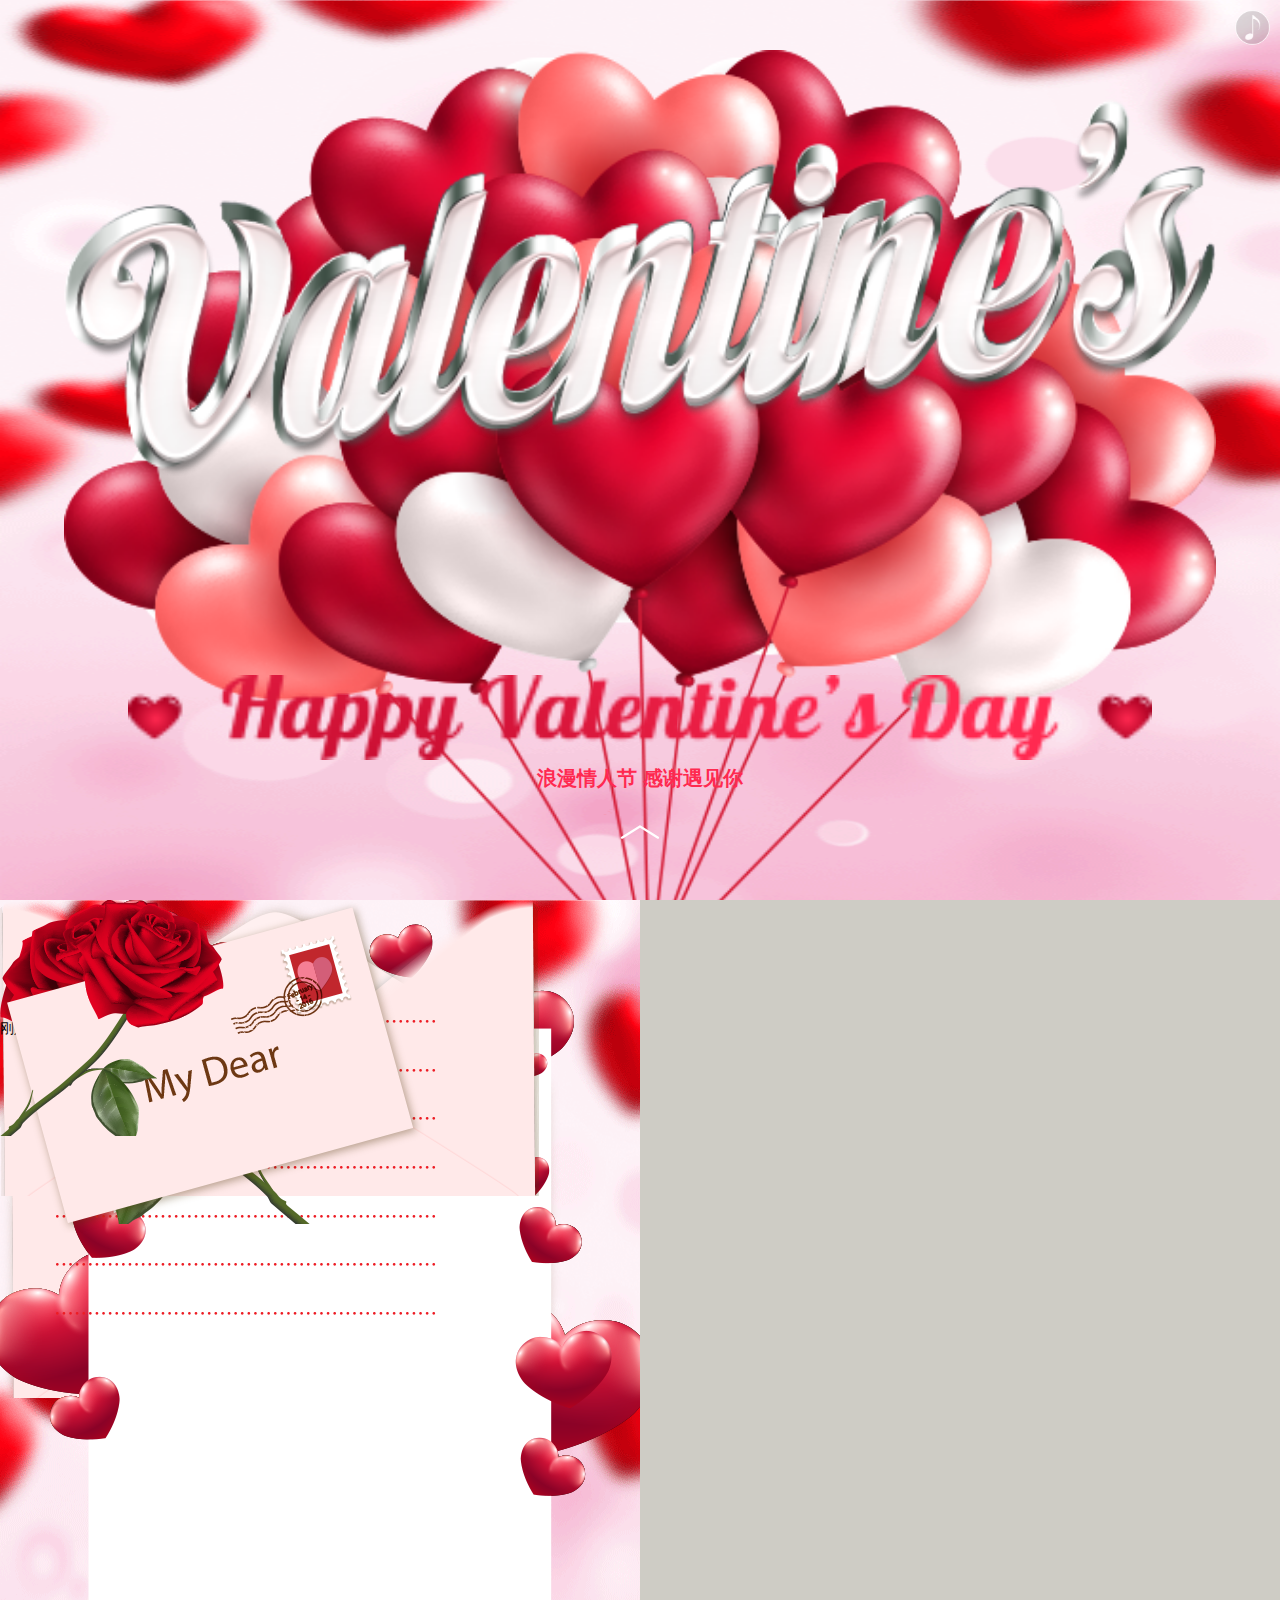
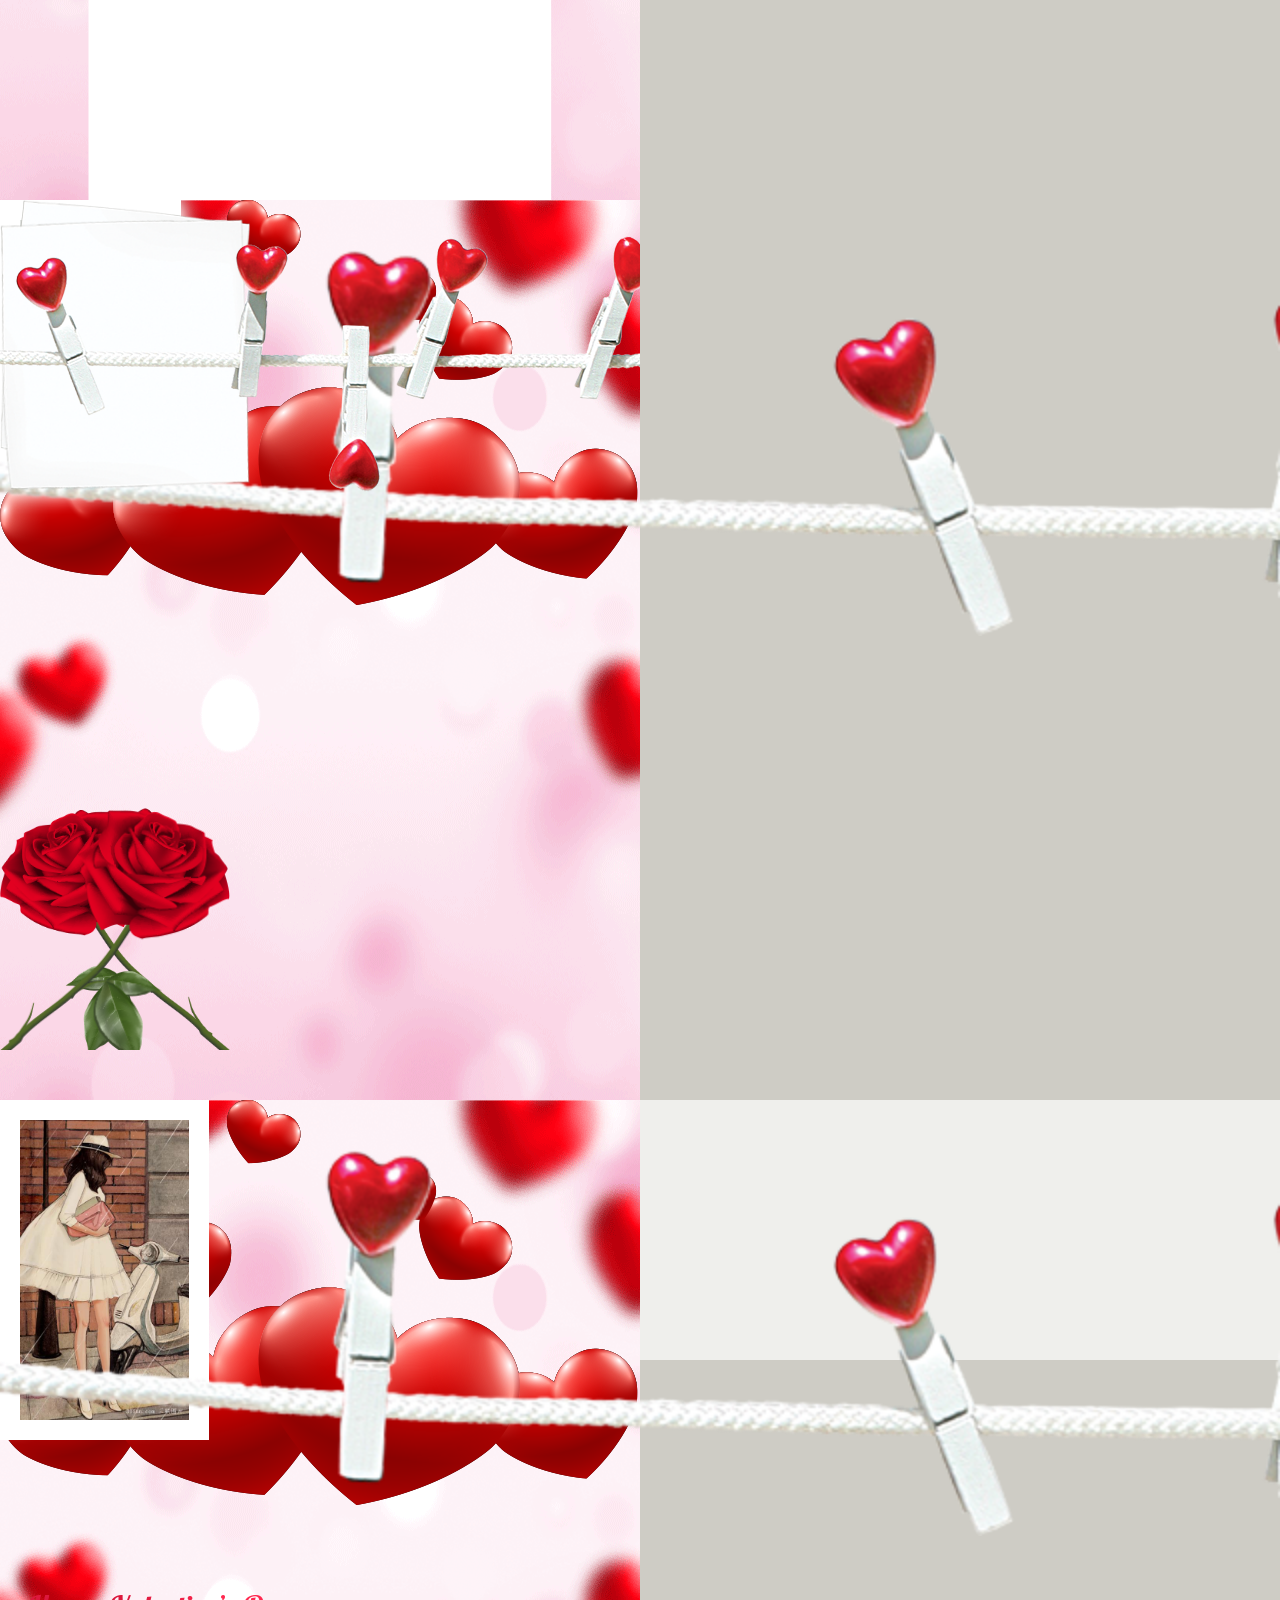
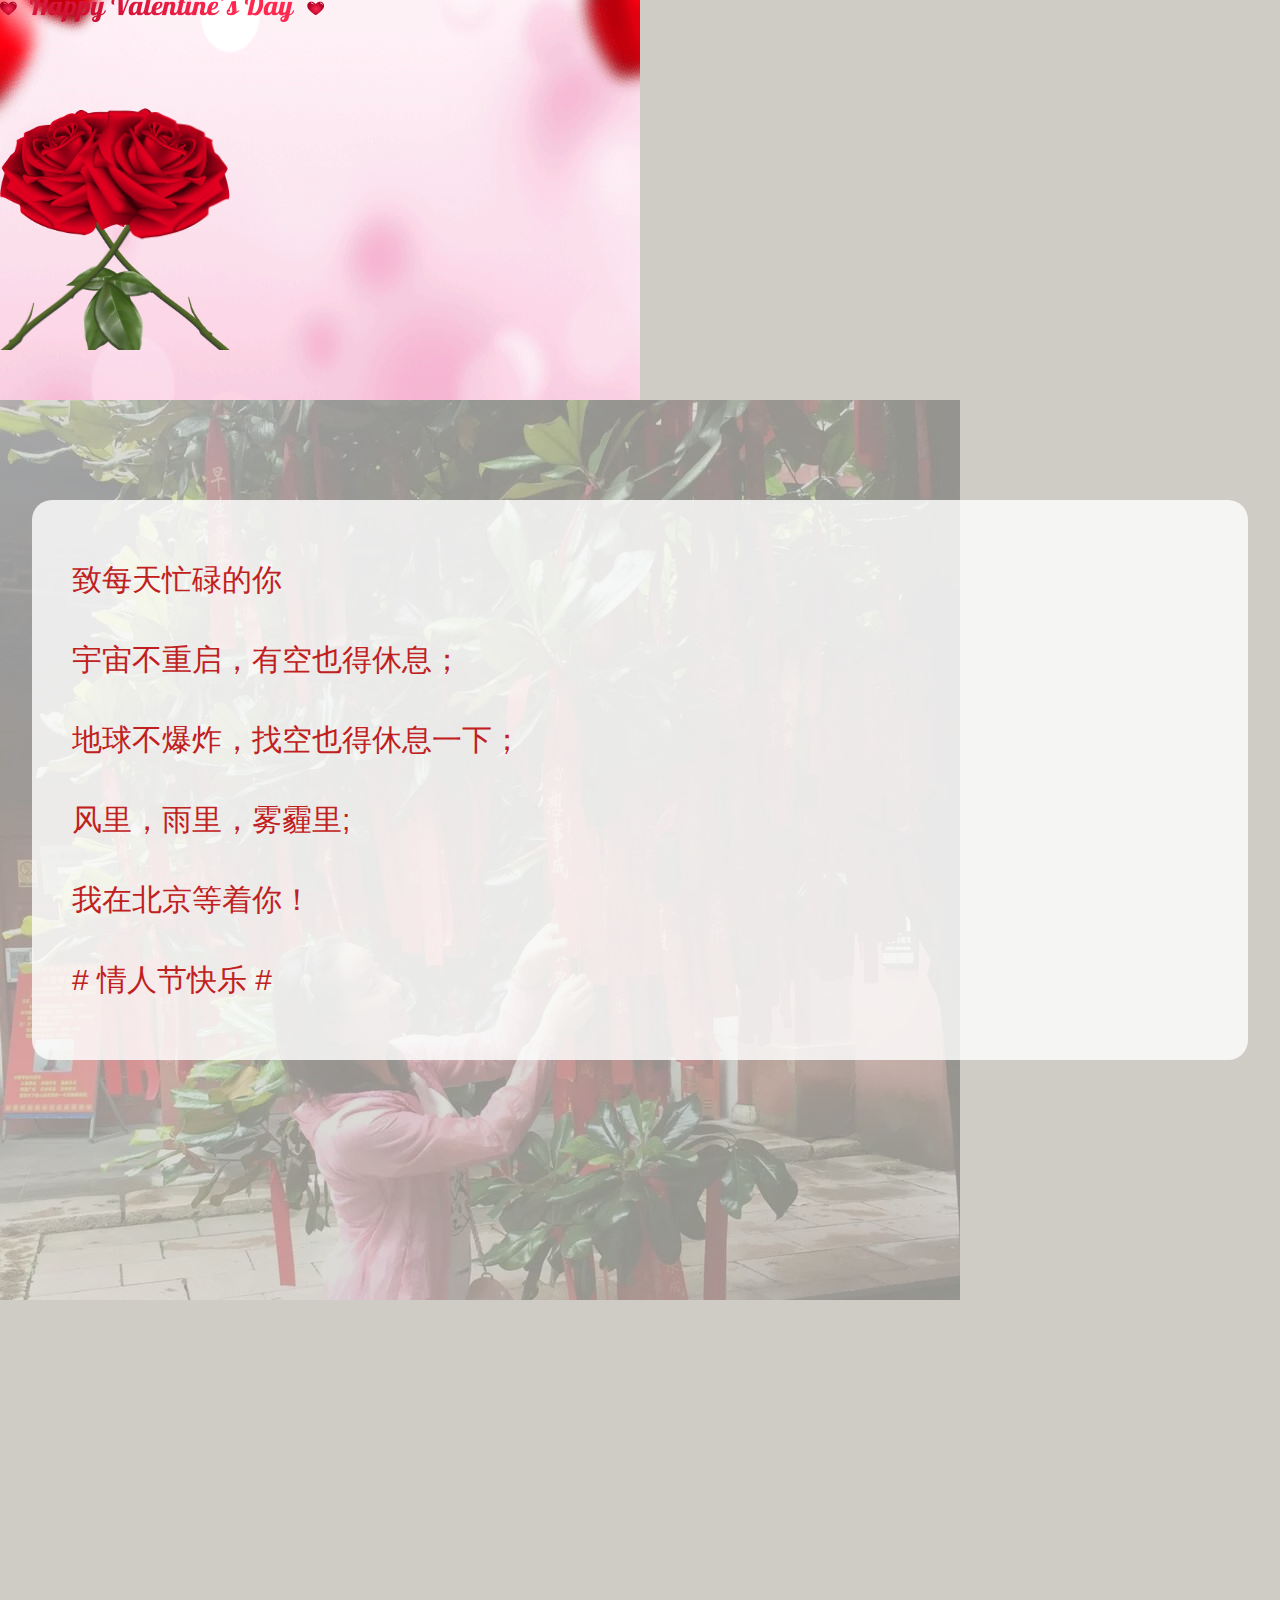
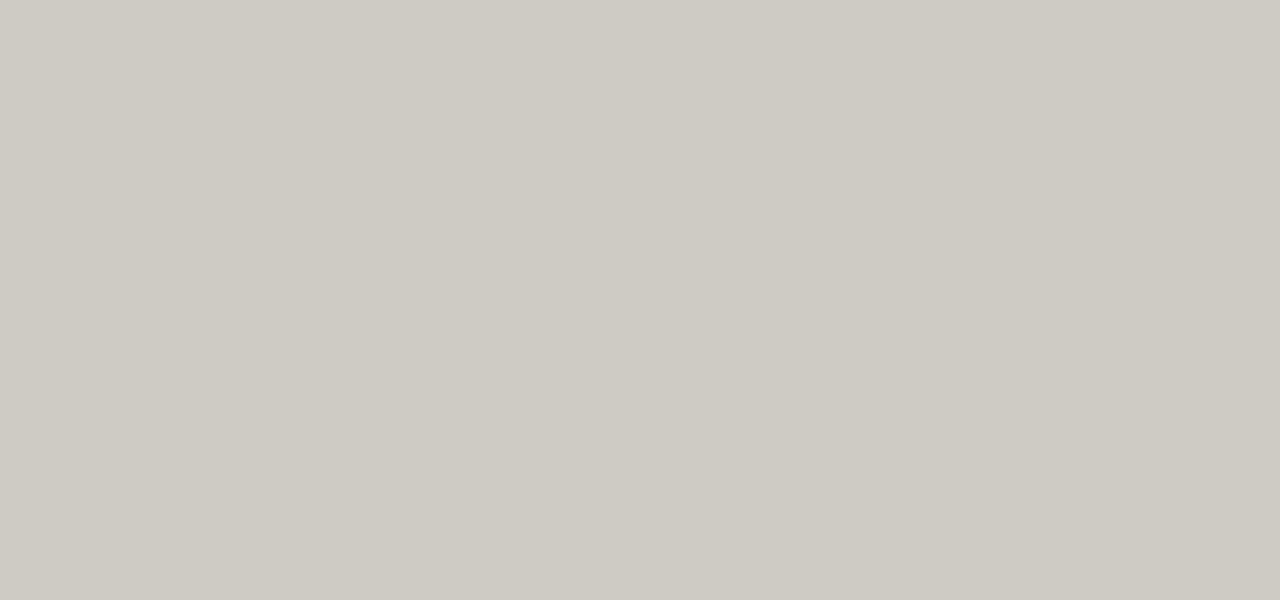
<file: valentine/valentine.html>
<!DOCTYPE html>
<html>
	<head>
		<meta charset="utf-8" />
		<title>LiBo Happy Valentinel's Day</title>
		<meta name="viewport" content="width=device-width,initial-scale=1">
		<link rel="stylesheet" type="text/css" href="css/valentine.css"/>
	</head>
	<body>
		<!-- 预加载蒙版 -->
		<div id="mask">
			<div class="progress"></div>
			<p></p>
		</div>
		<!--音频播放开始-->
		<audio src="music/meetyou.mp3" autoplay="autoplay" loop="loop"></audio>
		<div id="arrow">
			<img src="img/arrow.svg"/>
		</div>
		<div id="voice">
			<img class="play-voice" src="img/music_on.png"/>
		</div>
		<!--音频播放栏结束-->
		<!--内容栏开始-->
		<div>
			<ul id="wrap">
				<li class="page1">
					<img id="bg_1" src="img/p1-bg2.png"/>
					<img id="ballute" src="img/p1-qiqiu.png"/>
					<img id="val" src="img/p1-val.png"/>
					<img id="happy" src="img/happy.png"/>
					<div id="p1-meet"><span>浪漫情人节 感谢遇见你</span></div>
				</li>
				<li class="page2">
					<img id="bg_1" src="img/p1-bg2.png"/>
					<img id="letter-open" src="img/letter-open.png"/>
					<img id="letter-bg" src="img/p2-1.png"/>
					<img id="letter" src="img/letter.png"/>
					<div id="paper">
						<span>刚好遇见</span>
						<img id="title" src="img/title.png"/>
						<img id="p2-val" src="img/p2-val.png"/>
						<img id="line" src="img/paper.png"/>
						<p id="p2-word"></p>
					</div>
					<img id="p2-roseleft" src="img/p2-roseleft.png"/>
					<img id="p2-mydear" src="img/p2-mydear.png"/>
					<img id="p2-roseright" src="img/p2-roseright.png"/>
				</li>
				<li class="page3">
					<img id="bg_1" src="img/p1-bg2.png"/>
					<img id="p3-roseleft" src="img/p2-roseleft.png"/>
					<img id="p3-roseright" src="img/p2-roseright.png"/>
					<img id="p3-heart" src="img/p3-heart.png"/>
					<div id="p3-top">
						<!--<img id="p3-paper-left" src="img/p3-paper.png"/>
						<img id="p3-paper-right" src="img/p3-paper2.png"/>-->
						<img id="p3-top-1" src="img/p3-4.jpg"/>
						<img id="p3-top-2" src="img/p3-5.jpg"/>
						<img id="p3-clamp1" src="img/p3-clamp1.png"/>
					</div>
					<div id="p3-bottom">
						<img id="p3-bottom-left" src="img/p3-paper.png"/>
						<p id="p3-word1">相逢是在最美好的年华里,在某个对的时间遇见你。</p>
						<img id="p3-bottom-right" src="img/p3-paper2.png"/>
						<p id="p3-word2">走在熙熙攘攘的街道上，总能在人群中分辨出你。</p>
						<img id="p3-clamp2" src="img/p3-clamp2.png"/>
					</div>
				</li>
				<li class="page4">
					<img id="bg_1" src="img/p1-bg2.png"/>
					<img id="p3-roseleft" src="img/p2-roseleft.png"/>
					<img id="p3-roseright" src="img/p2-roseright.png"/>
					<img id="p3-heart" src="img/p3-heart.png"/>
					<div id="p3-top">
						<!--<img id="p3-paper-left" src="img/p3-paper.png"/>
						<img id="p3-paper-right" src="img/p3-paper2.png"/>-->
						<img id="p4-top-1" src="img/p3-2.jpg"/>
						<img id="p4-top-2" src="img/p3-3.jpg"/>
						<img id="p3-clamp1" src="img/p3-clamp1.png"/>
					</div>
					<img id="p4-happy" style="top: 55%;" src="img/happy.png"/>
					<div id="p1-meet" style="top: 60%;padding: .3rem .6rem;font-size: .3rem;background: rgba(255, 255, 255, 0.68);box-sizing:border-box;z-index: 103;line-height: .5rem;"><span>原以为世界很大，<br>遇见你才知道世界很小。<br>太平盛世里，<br>因你而兵荒马乱！</span></div>
				</li>
				<li class="page5">
					<img id="bg_1" style="opacity: .3;" src="img/3.jpg"/>
					<p style="position: absolute;top: 1rem;font-size: .3rem;left: 0rem;line-height: .8rem;color: rgb(193, 32, 32);background: rgba(255, 255, 255, 0.8);padding-left:.4rem;padding-top:.4rem;padding-bottom:.4rem;width: 95%;border-radius: .2rem;box-sizing: border-box;left: 50%;-webkit-transform: translateX(-50%);">致每天忙碌的你<br>宇宙不重启，有空也得休息；<br>地球不爆炸，找空也得休息一下；<br>风里，雨里，雾霾里;<br>我在北京等着你！<br># 情人节快乐 #</p>
				</li>
			</ul>
		</div>
		<!--内容栏结束-->
	</body>
	<script src="js/jquery.min.js"></script>
	<script src="js/reset.js"></script>
	<script src="js/valentine.js"></script>
	</body>
</html>
</file>
<file: css/person.css>
/*标签样式初始化*/
body{margin:0;padding:0;background:#fff;font-size:14px;font-family:Arial,Helvetica,'STHeiti','Microsoft YaHei','sans-serif'}
form,ul,li,p,h1,h2,h3,h4,h5,h6{margin:0;padding:0;}
img{border:0;}
ul,li{list-style-type:none;}
a{color:#00007F;text-decoration:none;}
a:hover{text-decoration:none;}
/*自定义样式*/
body{
	position: relative;
	background: #348cb2;
	width: 100%;
	height: 100%;
	z-index: -1;
	Font-size:62.5%;
}

#head-con{
	position: fixed;
	width: 100%;
	z-index: 10;
}
#head{
	width: 100%;
	height: 50px;
	background:linear-gradient(135deg,rgb(1,65,78) 35%,black 35%,black 65%);
}
#wrap{
	width: 1200px;
	height: 50px;
	margin:0 auto;
	overflow: hidden;
}
#wrap p{
	width: 200px;
	height: 50px;
	font-size: 35px;
	color:white;
	font-family: Helvetica;
	float:left;
	line-height: 50px;
	text-align: center;
}
#wrap ul{
	float:right;
	width: 600px;
	height: 50px;
	display: flex;
	justify-content: space-between;
	align-items: center;
}
#wrap li{
	padding:0 15px;
	height: 50px;
	line-height: 50px;
	transition: all .5s;
}
#wrap li:hover{
	background: #e44d26;
}
#wrap li:nth-child(1){
	background: #e44d26;
	color: white;
}
#wrap ul li a{
	color:white;
	font-size:20px;
}
#wrap li:hover a{
	color: #ccc;
}
/*隐藏菜单列表*/
#con-list div{
	animation: move both 1s;
	cursor: pointer;
}
#con-list a{
	display: block;
	width: 60%;
	height: 60px;
	line-height: 60px;
	margin-left: 5%;
	color: rgba(255,255,255,1);
	font-size: 20px;
	border-bottom: 1px solid rgba(255,255,255,1);
	transition: all .6s;
}
#con-list a:hover{
	color:#e44d26;
	border-bottom: 1px solid #e44d26;
}
@keyframes move{
	0% {
	    opacity: 0;
	    transform: translate3d(20%, -120%, 0);
	}
	100% {
	    opacity: 1;
	    transform: none;
	}
}
#con-list{
	position: fixed;
	margin-top:50px;
	padding-top: 30px;
	width: 100%;
	height: 100%;
	background: rgba(0, 0, 0, 0.90);
	display: none;
	z-index: 9;
}
.btn{
	width: 50px;
	height: 50px;
	background: #e44d26;
	text-align: center;
	float: right;
	position: relative;
	cursor: pointer;
	transition: all 0.5s;
	display: none;
}
.btn span,.click span,.out span{
	width: 30px;
	height: 1px;
	background: white;
	position: absolute;
	left:calc((100% - 30px)/2);
	top:calc((100% - 1px)/2);
}
.click span:nth-child(1){
	transform: translateY(4px) rotate(0);
}
.click span:nth-child(1){
	animation: both clickfirst 0.5s;
}
@keyframes clickfirst{
	0%{
		transform: translateY(-4px) rotate(0);
	}
	100%{
		transform: translateY(0) rotate(45deg);
	}
}
.click span:nth-child(2){
	transform: translateY(-4px) rotate(0);
}
.click span:nth-child(2){
	animation: both clicksecond 0.5s;
}
@keyframes clicksecond{
	0%{
		transform: translateY(4px) rotate(0);
	}
	100%{
		transform: translateY(0) rotate(-45deg);
	}
}
/*second*/
.out span:nth-child(1){
	animation: both outfirst 0.5s;
}
@keyframes outfirst{
	0%{
		transform: translateY(0px) rotate(45deg);
	}
	100%{
		transform: translateY(-4px) rotate(0deg);
	}
}
.out span:nth-child(2){
	animation: both outsecond 0.5s;
}
@keyframes outsecond{
	0%{
		transform: translateY(0px) rotate(-45deg);
	}
	100%{
		transform: translateY(4px) rotate(0deg);
	}
}
/*轮播栏*/
#nav{
	width: 100%;
	overflow: hidden;
}
#nav ul{
	position: relative;
	left: 0;
	transition: all 1s ease-in;
	overflow: auto;
}
#nav li{
	position: relative;
	float:left;
	overflow: hidden;
}
#nav li img{
	float: left;
	width: 100%;
	transition: all 3.6s linear;
}
.nav-con{
	position: absolute;
	width: 70%;
	left: 50%;
	top:50%;
	transform: translate(-50%,-50%);
	text-align: center;
	padding-top:20px;
	z-index: 4;
}
.above{
	width: 60%;
	height: 1px;
	background: white;
	margin: 0 auto;
}
.bot{
	width: 80%;
	height: 1px;
	background: white;
	margin: 0 auto;
}
.nav-con a{
	display: block;
	margin:30px auto;
	width: 60%;
	font-size: 3rem;
	font-family: 'PT Sans', sans-serif;
	background: white;
	color:#e44d26;
	border-radius:10px;
	transition: all .5s;
}
.nav-con a:hover{
	color:white;
	background: #e44d26;
}
.nav-content{
	font-family: 'Gentium Book Basic', serif;
	font-size: 26px;
	margin:20px auto;
	letter-spacing: 2px;
	color:white;
}
/*蒙版*/
#mask{
	position: absolute;
	width: 100%;
	height: 100%;
	background: url(../img/2.svg);
	background-size:cover ;
	z-index: 3;
}
/*展示栏*/
#show{
	width: 100%;
	padding-top:20px
}
#show h2{
	width: 15%;
	font-size: 30px;
	text-align: center;
	margin:20px auto;
	border-bottom: 2px solid rgb(1,65,78);
	letter-spacing: 4px;
}
#intro{
	width: 80%;
	margin:20px auto;
	font-size: 30px;
	font-family: 'Gentium Book Basic', serif;
	text-indent: 2em;
	color:#333;
}
#show ul{
	width: 100%;
	overflow: hidden;
}
#show ul li{
	float: left;
	width: 25%;
	box-sizing: border-box;
	border:10px solid #eee;
	transition: all 1s;
}
#show ul li:hover{
	border:10px solid #e44d26;
}
#show ul li:hover img{
	transform: scale(1.3);
}
#show a{
	display: inline-block;
	width: 100%;
	float:left;
	overflow: hidden;
}
#show ul li img{
	width: 100%;
	float:left;
	transition: all 1s;
}
/*article栏*/
#article{
	width: 1200px;
	margin:50px auto;
}
#article h2,#footer h2{
	width: 20%;
	font-size: 30px;
	letter-spacing: 4px;
	text-align: center;
	margin:0 auto;
	border-bottom: 2px solid rgb(1,65,78);
}
#article ul{
	width: 100%;
	overflow: hidden;
}
#article ul li{
	float:left;
	width: 27.33%;
	margin:60px 3%;
	background: #F4F4F4;
	border-radius: 10px;
	box-shadow: 0 0 10px #333;
	transition: all .5s ease-out;
}
#article ul li:hover{
	transform: scale(1.1);
	box-shadow: 0 0 20px #333;
}
#article ul li h3{
	height: 120px;
	padding:30px auto;
	margin:0 auto;
	line-height: 120px;
	background: #192C3B;
	color:#D1D5D8;
	text-align:center;
	font-size: 30px;
	border-top-left-radius: 10px;
	border-top-right-radius: 10px;
}
#article ul li h4{
	height: 80px;
	font-size: 25px;
	text-align: center;
	line-height: 80px;
	margin:0 auto;
	padding:20px auto;
	background: #5DC9C9;
	color:white;
}
#article ul li p{
	width: 80%;
	margin:10px auto;
	font-size: 15px;
	line-height: 25px;
	text-indent: 2em;
}
#article ul li p a{
	color:#e44d26;
	text-decoration: underline;
}
/*底部栏*/
#footer{
	position: relative;
	width: 100%;
}
#footer h2{
	color:#F4F4F4;
}
/*联系方式栏*/
#contact{
	width: 800px;
	margin:0 auto;
	margin-top:20px;
	padding-bottom:20px;
	display: flex;
	justify-content: space-between;
	align-items: center;
}
#contact li{
	position: relative;
	width: 110px;
	height: 110px;
	margin:0 40px;
	text-align: center;
	overflow: hidden;
	z-index: 10;
	background: #F4F4F4;
	border-radius:30px;
	box-shadow: 0 0 20px black;
}
#contact li a{
	position: absolute;
	top:0;
	display: inline-block;
	width: 100px;
	height: 100px;
	z-index: 10;
	padding-top:3px;
	left:50%;
	margin-left:-50px;
	transition: all .5s linear;
}
#contact li:hover a{
	transform: translateY(-105px);
}
#contact li img{
	width: 100px;
	height: 100px;
	margin:2px 0;
}
/*底部图片滚动*/
#footer-bot{
	width: 100%;
	position: absolute;
	overflow: hidden;
	bottom: 0px;
	z-index: -1;
}
#bottom{
	position: relative;
	left:0;
	overflow: hidden;
}
#bottom img{
	float: left;
}
/*响应式布局*/
@media (max-width:1200px ) {
	#wrap{
		width: 100%;
	}
	#wrap ul{
		display: none;
	}
	.btn{
		display: block;
	}
}
</file>
<file: bmw/css/style.css>
html,body {
	height: 100%;
	width: 100%;
	overflow: hidden;
	font-family: SimHei, Arial;
}
/*===图片加载进度与蒙版===*/
#mask{
	position: absolute;
	width: 100%;
	height: 100%;
	background: #ccc;
	z-index: 100;
	text-align: center;
}
.progress{
	position: absolute;
	top:40%;
	left:50%;
	width: 0px;
	height: 10px;
	background: green;
	border-radius:5px;
	-webkit-transform: translate(-50%,-50%);
}
#mask p{
	position: absolute;
	top:50%;
	left:50%;
	-webkit-transform: translate(-50%,-50%);
	font-size:30px;
}

/*===内容===*/
#wrap {
	position: relative;
	margin: 0 auto;
	width: 640px;
	height: 100%;
	background:url(../img/bg.jpg) no-repeat;
	background-size:cover;
}

.page {
	display: none;
	position: absolute;
	width: 100%;
	height: 100%;
	overflow: hidden;
	z-index: 5;
}

.page.active {
	z-index: 10;
}

.page.tmpActive {
	z-index: 15;
}

#loading {
	display: block;
	background:url(../img/bg.jpg) no-repeat;
	background-size:cover;
}

#loading-num {
	position: absolute;
	left: 0;
	top: 50%;
	margin-top:-20px;
	width: 100%;
	font-size: 20px;
	color:#f1f1f1;
	text-align: center;
}
</file>
<file: bmw/css/game.css>
.disable {
	pointer-events:none;
}
/* music-tip */
#music-tip {
	display:none;
	position:absolute;
	left:0;
	top:0;
	width:100%;
	height:100%;
}
#music-tip > img {
	position:absolute;
	left:50%;
	top:340px;
	margin-left:-30px;
	width:60px;
	-webkit-animation:tip_pic .4s infinite forwards linear;
}
@-webkit-keyframes tip_pic {
	to {
		-webkit-transform:scale(1.2);
	}
}

#music-tip span {
	position:absolute;
	left:0;
	top:450px;
	width:100%;
	font-size:30px;
	color:#fff;
	text-align:center;
}

/* lead */
.lead {
	position:absolute;
	left:210px;
	top:345px;
	width:220px;
}
.lead > i {
	position:absolute;
	left:0;
	top:0;
	width:100%;
	height:36px;
	background:url(../img/lead-word.png) no-repeat;
	opacity:0;
}
.lead > i:nth-child(1) {
	top:50px;
}
.lead > i:nth-child(2) {
	top:100px;
	background-position:0 -60px;
}
.lead > i:nth-child(3) {
	top:150px;
	background-position:0 -120px;
}
.lead > i:nth-child(4) {
	top:200px;
	background-position:0 -175px;
}
.lead img {
	position:absolute;
	left:115px;
	top:2px;
	-webkit-transform:scale(0.7);
}

/* index */
#index {
	background:url(../img/index-bg.jpg) no-repeat;
	background-size:cover;
}

.pan-box {
	position:absolute;
	left:50%;
	top:60px;
	margin-left:-340px;
	width:680px;
	height:680px;
}
.confirm-btn {
	position:absolute;
	left:50%;
	top:50%;
	margin:-55px 0 0 -55px;
	width:110px;
	height:110px;
	background:url(../img/confirm-btn.png) no-repeat;
	z-index:20;
}
.confirm-btn.disable {
	background-position:0 -55px;
}
.confirm-btn.active,.confirm-btn:active {
	background-position:bottom;
}
.rotate-box,.round-box {
	position:relative;
	height:100%;
}
.round-box {
	background:url(../img/pan.png) center no-repeat;
}
.name-box {
	position:absolute;
	left:50%;
	top:50%;
	margin:-125px 0 0 -125px;
	width:250px;
	height:250px;
	background:url(../img/pan-name.png) no-repeat;
	z-index:14;
}
.name-box > span {
	position:absolute;
	left:50%;
	top:0;
	margin-left:-58px;
	width:116px;
	height:50%;
	font-size:22px;
	line-height:80px;
	color:#9f9795;
	text-align:center;
	background:center 9px no-repeat;
	-webkit-transform-origin:bottom;
	-webkit-transition:all 1s;
}
.name-box > span:nth-child(2) {
	-webkit-transform:rotate(60deg);
}
.name-box > span:nth-child(3) {
	-webkit-transform:rotate(120deg);
}
.name-box > span:nth-child(4) {
	-webkit-transform:rotate(180deg);
}
.name-box > span:nth-child(5) {
	-webkit-transform:rotate(240deg);
}
.name-box > span:nth-child(6) {
	-webkit-transform:rotate(300deg);
}
.name-box > span.active {
	color:#fff;
	background-image:url(../img/pan-name-curr.png);
}
@-webkit-keyframes flash {
	0%,100% {
		opacity:1;
	}
	50% {
		opacity:0;
	}
}
.photo {
	position:absolute;
	left:0;
	top:0;
	width:100%;
	height:100%;
}
.photo > i {
	position:absolute;
	left:50%;
	top:50%;
	margin:-320px 0 0 -85px;
	width:170px;
	height:324px;
	background:url(../img/photo/1.png) no-repeat;
	-webkit-transform-origin:bottom;
}
.photo > i:nth-child(2) {
	background-image:url(../img/photo/2.png);
	-webkit-transform:rotate(60deg);
}
.photo > i:nth-child(3) {
	background-image:url(../img/photo/3.png);
	-webkit-transform:rotate(120deg);
}
.photo > i:nth-child(4) {
	background-image:url(../img/photo/4.png);
	-webkit-transform:rotate(180deg);
}
.photo > i:nth-child(5) {
	background-image:url(../img/photo/5.png);
	-webkit-transform:rotate(240deg);
	z-index:13;
}
.photo > i:nth-child(6) {
	background-image:url(../img/photo/6.png);
	-webkit-transform:rotate(300deg);
}
.photo > i.active {
	background-position:right top;
	-webkit-filter:brightness(1.18);
}
@-webkit-keyframes bright {
	0%,100% {
		-webkit-filter:brightness(1);
	}
	50% {
		-webkit-filter:brightness(1.1);
	}
}
.photo > i:nth-child(5).f1 {
	background-image:url(../img/photo/51.png);
}
.photo > i:nth-child(5).f2 {
	background-image:url(../img/photo/52.png);
}
.photo > i:nth-child(5).f3 {
	background-image:url(../img/photo/53.png);
}
.photo > i:nth-child(5).f4 {
	background-image:url(../img/photo/54.png);
}

#index-word {
	position:absolute;
	left:50%;
	top:705px;
	margin-left:-161px;
	opacity:0;
	-webkit-transform:scale(3);
	-webkit-transition:all 0.4s 1.6s ease-in;
}

#index-btn {
	display:none;
	position:absolute;
	left:50%;
	top:890px;
	margin-left:-51px;
	padding:20px 0;
	-webkit-animation:flash 1s infinite linear forwards;
}

/* index 动画 */
#index > .pan-box {
	opacity:0;
	-webkit-transform:scale(.1) rotate(0);
}
#index.on > .pan-box {
	-webkit-animation:pan-box 1s .2s forwards;
}
@-webkit-keyframes pan-box {
	to {
		opacity:1;
		-webkit-transform:scale(1) rotate(-360deg);
	}
}
#index.on > .pan-box .rotate-box {
	-webkit-animation:rotate-box 5s .6s forwards ease-out;
}
@-webkit-keyframes rotate-box {
	to {
		-webkit-transform:rotate(-1800deg) translate3d(0,0,0);
	}
}

#index.on #index-word {
	opacity:1;
	-webkit-transform:scale(1);
}
#index.on #index-word > img {
	-webkit-animation:shaking .2s 1s infinite alternate;
}
@-webkit-keyframes shaking {
	to {
		-webkit-transform:translate(10px,-10px);
	}
}


/* 答题 */
.camera {
	position:absolute;
	left:50%;
	top:30px;
	margin-left:-145px;
	opacity:0;
	-webkit-transform:scale(2);
	pointer-events:none;
}
#game1 {
	background:url(../img/game-bg1.jpg) no-repeat;
	background-size: cover;
}

@-webkit-keyframes game1-pan-box {
	to {
		-webkit-transform:translate3d(-660px,0,0);
	}
}

#game2 {
	background:url(../img/game-bg2.jpg) no-repeat center;
	background-size:cover;
}
#game3 {
	background:url(../img/game-bg3.jpg) no-repeat center;
	background-size:cover;
}
#game4 {
	background:url(../img/game-bg4.jpg) no-repeat center;
	background-size:cover;
}
#game5 {
	background:url(../img/game-bg5.jpg) no-repeat center;
	background-size:cover;
}

.pan {
	position:absolute;
	left:50%;
	top:350px;
	margin-left:-340px;
	width:680px;
	height:680px;
	z-index:13;
}

.pan .pan-box {
	top:0;
	margin-left:320px;
}
.pan .pan-box.on {
	-webkit-animation:game1-pan-box 1.2s linear forwards;
}
.pan .pan-box.on .rotate-box {
	-webkit-animation:rotate-box 2s forwards ease-out;
}

#game5 > i {
	position:absolute;
	left:40px;
	top:105px;
	width:346px;
	height:235px;
	background:url(../img/game-word.png) no-repeat;
}
#game5 > i.great {
	background:url(../img/game-word-g.png) no-repeat;
	background-size: cover;
}
#game5 > i.less {
	background:url(../img/game-word-l.png) no-repeat;
	background-size: cover;
}

.hand {
	display:none;
	position:absolute;
	left:0;
	top:0;
	opacity:.8;
	z-index:14;
}
</file>
<file: bmw/css/age.css>
#age1-v1,#age2-v8,#age1-v15 {
	background: url(../img/y/1.jpg) no-repeat center;
	background-size: cover;
}

#age1-v2,#age2-v7,#age1-v14,#age2-v9,#age1-v16 {
	background: url(../img/y/2.jpg)  no-repeat center;
	background-size: cover;
}

#age1-v3,#age2-v6,#age1-v13,#age2-v10 {
	background: url(../img/y/3.jpg)  no-repeat center;
	background-size: cover;
}

#age1-v4,#age2-v5,#age1-v12,#age2-v11 {
	background: url(../img/y/4.jpg)  no-repeat center;
	background-size: cover;
}

#age1-v5,#age2-v4,#age1-v11,#age2-v12 {
	background: url(../img/y/5.jpg)  no-repeat center;
	background-size: cover;
}

#age1-v6,#age2-v3,#age1-v10,#age2-v13 {
	background: url(../img/y/6.jpg)  no-repeat center;
	background-size: cover;
}

#age1-v7,#age2-v2,#age1-v9,#age2-v14{
	background: url(../img/y/7.jpg)  no-repeat center;
	background-size: cover;
}

#age1-v8,#age2-v1,#age2-v15,#age2-v16{
	background: url(../img/y/8.jpg) no-repeat center;
	background-size: cover;
}

.age-dh {
	opacity: 0;
	position: absolute;
	top: 0;
	left: 0;
	width: 100%;
	height: 100%;
}

/*action*/

#action{
	width: 238px;
	height: 48px;
	position: absolute;
	background: url(../img/y/leave.png);
	top: 850px;
	left: 201px;
	display: none;
	opacity: 0;
	-webkit-animation:action 1.5s infinite forwards ease-in-out;
}
@-webkit-keyframes action {
	to {
		opacity: 1;
	}
}
</file>
<file: bmw/css/scene.css>
/*scene1*/
#scene1 {
	background: url(../img/wj_father.jpg) no-repeat center;
	background-size: cover;
}

.wj_father_pic {
	width: 160px;
	height: 32px;
	position: absolute;
	top: 495px;
	left: 97px;
}

.go .textanimation {
	-webkit-animation: openDoor 4s infinite linear;
	opacity: 0;
}

@-webkit-keyframes openDoor {
	0% {
		-webkit-transform: scale(1);
		opacity: 0.2;
	}
	25% {
		-webkit-transform: scale(1.1);
		opacity: 1;
	}
	50% {
		-webkit-transform: scale(1);
		opacity: 0.2;
	}
	75% {
		-webkit-transform: scale(1.1);
		opacity: 1;
	}
	100% {
		-webkit-transform: scale(1);
		opacity: 0.2;
	}
}

/*scene2*/

#scene2 {
	background: url(../img/wj_last.jpg) no-repeat center;
	background-size: cover;
	-webkit-animation:Go 3s ease-in-out forwards;
}

@-webkit-keyframes Go{
	to{
		-webkit-transform: scale(1.5);
	}
}

#last_logo {
	position: absolute;
	top: 50px;
	right: 0px;
	opacity: 0;
}

#last_text {
	width: 640px;
	height: 50%;
	padding-top:50px;
	background: rgba(0, 0, 0, 0.3);
	position: absolute;
	left: 50%;
	bottom:0;
	margin-left: -320px;
	text-align:center;
	display: none;
	z-index: 100;
}

#last_text p{
	font-size:30px;
	color:white;
	margin:30px auto;
	opacity: 0;
    font-family: '兰亭黑-简';
}
.father-day{
	font-size:35px;
}
#last_text span{
	font-size: 30px;
    margin: 20px 50px;
    background: rgba(158, 158, 158, 0.43);
    border-radius: 10px;
    padding: 10px;
}
#last_text p:last-child{
	margin-top:50px;
}

.left_btn,.right_btn{
	cursor: pointer;
}

.grayDiv {
	width: 100%;
	height: 100%;
	background: rgba(0, 0, 0, .7);
	display: none;
	position: absolute;
	top: 0;
	left: 0;
	z-index: 150;
}
.share{
	position: absolute;
	right:20px;
	top:50px;
	width: 45px;
	height: 59px;
	background:url(../img/share_right.png) 570px 50px no-repeat;
	background-size: cover;
	-webkit-animation: arrow 1s infinite alternate ease-in;
}
@-webkit-keyframes arrow {
	to {-webkit-transform:translateY(-30px)}
}
</file>
<file: Infiniti/css/Infiniti.css>
/*样式初始化*/
body{margin:0;padding:0;background:#fff;font-size:14px;font-family:Arial,Helvetica,'STHeiti','Microsoft YaHei','sans-serif'}
form,ul,li,p,h1,h2,h3,h4,h5,h6{margin:0;padding:0;}
img{border:0;}
ul,li{list-style-type:none;}
a{color:#00007F;text-decoration:none;}
a:hover{text-decoration:none;}
/*自定义样式*/
html,body{
	width: 100%;
	height: 100%;
	background: #ceccc5;
	position: relative;
}
#mask{
	position: absolute;
	width: 100%;
	height: 100%;
	background: #ccc;
	z-index: 100;
	text-align: center;
}
.progress{
	position: absolute;
	top:40%;
	left:50%;
	width: 0px;
	height: 10px;
	background: green;
	border-radius:5px;
	-webkit-transform: translate(-50%,-50%);
}
#mask p{
	position: absolute;
	top:50%;
	left:50%;
	-webkit-transform: translate(-50%,-50%);
	font-size:30px;
}
#wrap{
	position: relative;
	transition: -webkit-transform .5s ease-out;
}
#wrap li{
	overflow: hidden;
}
.focus{}
#arrow{
	position: fixed;
	top:85%;
	left:50%;
	width: 50px;
	margin-left: -25px;
	-webkit-animation: arrow 2s linear infinite;
	z-index: 10;
}
#arrow img{
	width: 50px;
}
@-webkit-keyframes arrow{
	0%,100%{-webkit-transform: translateY(0px);}
	50%{-webkit-transform: translateY(30px);}
}
#voice{
	position: fixed;
	top:90%;
	right:10px;
	width: 40px;
	height: 40px;
	border-radius: 50%;
	z-index: 10;
}
#voice img{
	position: absolute;
	width: 40px;
	height: 40px;
	border-radius:50%;
	-webkit-animation: voice 2s linear infinite;
}
@-webkit-keyframes voice{
	from{-webkit-transform: rotateZ(-360deg);}
}
/*page-1*/
.page1{
	background: url(../img/p1/p1img01.png) no-repeat;
	background-size: cover;
}
#page1-word{
	padding:15px;
	font-size:20px;
}
.logo{
	width: 45px;
}
.logo-w{
	font-family:arial;
	letter-spacing: 2px;
	margin:5px;
}
.logo-s{
	font-family:"blackadder itc";
	color:red;
}
.forum-left,.forum-right{
	position: absolute;

}
.focus .forum-left{
	top:405px;
	left:10px;
	-webkit-animation: forum-left 2s linear;
}
@-webkit-keyframes forum-left{
	0%{-webkit-transform: translateX(-300px);}
	50%{-webkit-transform: translateX(100px) scale(1.5);}
}
.forum-t,.forum-h,.forum-r,.forum-b{
	position: absolute;
}
.forum-t{
	width: 160px;
}
.forum-h{
	top:60px;
	width: 130px;
}
.focus .forum-right{
	top:415px;
	right: 110px;
	-webkit-animation: forum-right 2s linear;
}
@-webkit-keyframes forum-right{
	0%{-webkit-transform: translate(300px,-200px);}
	50%{-webkit-transform: translate(-150px,-100px) scale(1.5);}
}
.forum-b,.forum-r{
	width: 110px;
}
/*page-2*/
.page2{
	background: url(../img/p2/p2img_0006_bg.png) no-repeat center;
	background-size:cover;
	position: relative;
}
#page2-word{
	position: relative;
	width: 250px;
	margin:20px;
}
.focus .page2-intro{
	width: 100%;
	-webkit-animation: page2-intro 2s linear;
}
@-webkit-keyframes page2-intro{
	from{-webkit-transform: translateX(300px);}
}
.focus #page2-red{
	position: absolute;
	top:88px;
	-webkit-animation: page2-red 4s linear;
}
@-webkit-keyframes page2-red{
	0%{opacity: 0;}
	40%{
		opacity: 0;
	}	
	50%{-webkit-transform:scale(0);}
	60%{-webkit-transform:scale(2);}
}
#page2-red img{
	position: absolute;
}
.page2-w{
	left:1px;
	width: 50px;
}
.page2-bg{
	width: 53px;
}
.focus .page2-car{
	position: absolute;
	top:293px;
	width: 150px;
	-webkit-animation: page2-car 2s linear;
}
@-webkit-keyframes page2-car{
	0%{opacity: 0;}
	40%{
		opacity: 0;
	}
	50%{-webkit-transform: translateX(-300px);}
}
/*page-3*/
.page3{
	background: url(../img/p3/p3img_bg.png) no-repeat center;
	background-size:cover ;
}
#page3-word{
	position: relative;
	width: 270px;
	margin:20px;
}
.focus #page3-word p{
	font-size: 16px;
	line-height: 30px;
	font-family: '兰亭黑-简';
	letter-spacing: 2px;

}
.focus .page3-word-fir{
	-webkit-animation: page3-word-fir .5s linear;
}
@-webkit-keyframes page3-word-fir{
	0%{opacity: 0;}
	39%{opacity: 0;}
	40%{-webkit-transform:translateY(40px)scale(1.5)}
}
.focus .page3-word-sec{
	-webkit-animation: page3-word-sec 1.5s linear;
}
@-webkit-keyframes page3-word-sec{
	0%{opacity: 0;}
	39%{opacity: 0;}
	40%{-webkit-transform:translateY(40px)scale(1.5)}
}
.focus .page3-word-thr{
	-webkit-animation: page3-word-thr 2.5s linear;
}
@-webkit-keyframes page3-word-thr{
	0%{opacity: 0;}
	59%{opacity: 0;}
	60%{-webkit-transform:translateY(40px)scale(1.5)}
}
.focus .page3-word-four{
	-webkit-animation: page3-word-four 3.5s linear;
}
@-webkit-keyframes page3-word-four{
	0%{opacity: 0;}
	69%{opacity: 0;}
	70%{-webkit-transform:translateY(40px)scale(1.5)}
}
.focus #page3-word span{
	display: inline-block;
	width: 50px;
	text-align: center;
	font-size:18px;
	color:white;
	background: red;
	-webkit-animation: page3-word-span 5s linear;
}
@-webkit-keyframes page3-word-span{
	0%{opacity: 0;}
	69%{opacity: 0;}
	70%{-webkit-transform: scale(0);}
	80%{-webkit-transform: scale(1.5);}
	
}
/*page-4*/
.page4{
	position: relative;
	background:url(../img/p4/p4img_0007.png) no-repeat center;
	background-size:cover;
}
#page4-word{
	position: relative;
	width: 350px;
	margin:20px;
}
.change-color{
	color:white;
}
.focus #page4-word p{
	line-height: 30px;
	font-size: 16px;
	font-family: '兰亭黑-简';
	letter-spacing: 2px;
	color: white;
}
#page4-word h2{
	margin-bottom: 20px;
}
.focus .page4-word-fir{
	display: inline-block;
	color:white;
	padding: 0 10px;
	-webkit-animation: page4-fir 3s;
}
@-webkit-keyframes page4-fir{
	0%{opacity: 0;}
	39%{opacity: 0;}
	40%{
		-webkit-transform: translateY(-100px) scale(1.5);
	}
}
.focus .page4-word-sec{
	display: inline-block;
	color:white;
	padding: 0 10px;
	-webkit-animation: page4-sec 4.5s;
}
@-webkit-keyframes page4-sec{
	0%{opacity: 0;}
	69%{opacity: 0;}
	70%{
		-webkit-transform: translateY(-50px) scale(5);
	}
}
.focus .page4-word-thr{
	display: inline-block;
	color:white;
	padding: 0 10px;
	-webkit-animation: page4-thr 6s;
}
@-webkit-keyframes page4-thr{
	0%{opacity: 0;}
	79%{opacity: 0;}
	80%{
		-webkit-transform: translateY(-50px) scale(5);
	}
}
.focus #page4-word span{
	display: inline-block;
	width: 50px;
	text-align: center;
	color:white;
	background: red;
	-webkit-animation: page4-word-span 2s linear;
}
@-webkit-keyframes page4-word-span{
	0%{opacity: 0;}
	49%{opacity: 0;}
}
.focus .page4-car{
	position: absolute;
	right:0;
	bottom:80px;
	width: 200px;
	-webkit-animation: page4-car 1s ease-in-out;
}
@-webkit-keyframes page4-car{
	from{-webkit-transform: translate(100px,200px) scale(2);}
}
/*page-5*/
.page5{
	position: relative;
	background: url(../img/p5/p5bg.png) no-repeat center;
	background-size:cover ;
}
#page5-word{
	position: relative;
	width: 350px;
	margin:15px 0 0 15px;
}
.focus #page5-word p{
	line-height: 30px;
	font-size: 16px;
	font-family: '兰亭黑-简';
	letter-spacing: 2px;
}
.focus .page5-fir{
	-webkit-animation: page5-fir 1s ease-in;
}
@-webkit-keyframes page5-fir{
	0%{opacity: 0;}
	50%{opacity: 0;}
}
.focus .page5-sec{
	-webkit-animation: page5-sec 2s ease-in;
}
@-webkit-keyframes page5-sec{
	0%{opacity: 0;}
	60%{opacity: 0;}
}
.focus .page5-thr{
	-webkit-animation: page5-thr 3s ease-in;
}
@-webkit-keyframes page5-thr{
	0%{opacity: 0;}
	70%{opacity: 0;}
}
.focus .page5-four{
	-webkit-animation: page5-four 4s ease-in;
}
@-webkit-keyframes page5-four{
	0%{opacity: 0;}
	80%{opacity: 0;}
}
.focus .page5-five{
	-webkit-animation: page5-five 5s ;
}
@-webkit-keyframes page5-five{
	0%{opacity: 0;}
	79%{opacity: 0;}
	80%{-webkit-transform: translateX(300px)scale(2.5);}
}
.focus #page5-word span{
	display: inline-block;
	width: 50px;
	text-align: center;
	color:white;
	background: red;
	margin-right:20px;
	-webkit-animation: page5-word-span 1s 5s;
	-webkit-animation-fill-mode: forwards;
}
@-webkit-keyframes page5-word-span{
	100%{
		-webkit-transform:scale(1.3);
		-webkit-box-shadow: 5px 5px 5px black;
	}
}
/*page-6*/
.page6{
	/*position: relative;*/
	background: url(../img/p6/p6_bg_02.png) no-repeat center;
	background-size:cover;
}
#page6-word{
	position: relative;
	width: 350px;
	margin:15px 0 0 15px;
}
.focus #page6-word p{
	line-height: 30px;
	font-size: 15px;
	font-family: '兰亭黑-简';
	letter-spacing: 1px;
}
.focus #page6-word span{
	display: inline-block;
	width: 50px;
	text-align: center;
	color:white;
	background: red;
	margin-right:10px;
}
.focus .page6-fir{
	-webkit-animation: page6-fir 4s;
}
@-webkit-keyframes page6-fir{
	0%{opacity: 0;}
	49%{opacity: 0;}
	50%{-webkit-transform: translateX(300px);}
}
.focus .page6-sec{
	-webkit-animation: page6-sec 4.5s;
}
@-webkit-keyframes page6-sec{
	0%{opacity: 0;}
	49%{opacity: 0;}
	50%{-webkit-transform: translateX(300px);}
}
.focus .page6-thr{
	-webkit-animation: page6-thr 5s;
}
@-webkit-keyframes page6-thr{
	0%{opacity: 0;}
	49%{opacity: 0;}
	50%{-webkit-transform: translateX(300px);}
}
.focus .page6-four{
	-webkit-animation: page6-four 2s linear;
}
@-webkit-keyframes page6-four{
	0%{opacity: 0;-webkit-transform: translate(150px,100px) scale(0);}
	50%{-webkit-transform: translate(150px,100px) scale(1.5);}
}
/*page-7*/
.page7{
	position: relative;
	background: url(../img/p6/p8_02.png) no-repeat center;
	background-size:cover;
}
#page7-word{
	position: relative;
	width: 350px;
	margin:0 0 0 15px;
}
.focus #page7-word p{
	line-height: 25px;
	font-size: 15px;
	color:white;
	font-family: '兰亭黑-简';
	letter-spacing: 1px;
	-webkit-animation: page7-all 2s linear;
}
@-webkit-keyframes page7-all{
	0%{-webkit-transform: translateX(300px) scale(0);}
}
.focus #share{
	display: inline-block;
	width: 50px;
	text-align: center;
	color:white;
	background: red;
	margin-right:10px;
	-webkit-animation: share 1s 2s linear;
}
@-webkit-keyframes share{
	/*from{}*/
	50%{border:2px solid black inset}
}
.focus #click{
	position: absolute;
    top: 140px;
    width: 50px;
    left: 20px;
	-webkit-animation: page7-click 3s ease-out;
}
@-webkit-keyframes page7-click{
	0%{opacity: 0;}
	69%{opacity: 0;}
	70%{-webkit-transform:translateY(50px)}
}
.focus #video-name{
	font-family: '兰亭黑-简';
	font-size:20px;
	color:white;
	text-align: center;
	margin-top:20px;
	-webkit-animation: page7-click 3s ease-out;
}
.focus #video{
	position: absolute;
	top:60%;
	left:50%;
	width:0;
	height: 0;
	text-align: center;
	-webkit-transform:translate(-50%,-60%);
	border:5px solid white;
	border-bottom-width:15px ;
	background: url(../img/p6/p9.png) no-repeat center;
	background-size:cover ;
	-webkit-animation: _video 6s linear;
	-webkit-animation-fill-mode: forwards;
}
@-webkit-keyframes _video{
	0%{opacity:0;height: 0;}
	49%{opacity:1;height: 0;}
	60%{height: 150px;}
	61%{width: 0;height: 150px;}	
	100%{width: 250px;height: 150px;}
}
.focus .video-link{
	display: inline-block;
	position: absolute;
	top:50%;
	left:50%;
	width: 70px;
	height: 70px;
	transform: translate(-50%,-50%);
	-webkit-animation: video-icon 7s;
}
.focus #video-icon{
	width: 100%;
	height: 100%;
}
@-webkit-keyframes video-icon{
	0%{opacity:0;}
	89%{opacity:0;}
	90%{opacity:0.5;}
}
/*page-8*/
.page8{
	background: url(../img/p6/p8bg.png) no-repeat center;
	background-size:cover;
}
#page8-word{
	position: relative;
	width: 300px;
	margin:0 0 0 15px;
}
.focus #page8-word h3{
	margin:15px auto;
}
.focus #page8-word h3 a{
	background: red;
	color:white;
	font-size:16px;
	padding:3px;
}
.focus #page8-word p{
	margin: 20px 0 ;
	font-size: 15px;
	font-family: '兰亭黑-简';
}
.focus #page8-word p span{
	display: inline-block;
	width: 10px;
	height: 10px;
	background: red;
	margin:0 15px 0 10px;
	box-shadow: 2px 2px 2px black;
}
.focus .page8-fir{
	-webkit-animation: page8-fir 1s ease-in;
}
@-webkit-keyframes page8-fir{
	0%{opacity: 0;}
	50%{opacity: 0;}
}
.focus .page8-sec{
	-webkit-animation: page8-sec 2s ease-in;
}
@-webkit-keyframes page8-sec{
	0%{opacity: 0;}
	60%{opacity: 0;}
}
.focus .page8-thr{
	-webkit-animation: page8-thr 3s ease-in;
}
@-webkit-keyframes page8-thr{
	0%{opacity: 0;}
	70%{opacity: 0;}
}
.focus .page8-four{
	-webkit-animation: page8-four 4s ease-in;
}
@-webkit-keyframes page8-four{
	0%{opacity: 0;}
	80%{opacity: 0;}
}
.focus .page8-five{
	-webkit-animation: page8-five 5s ease-in;
}
@-webkit-keyframes page8-five{
	0%{opacity: 0;}
	85%{opacity: 0;}
}
.focus .page8-six{
	-webkit-animation: page8-six 6s ease-in;
}
@-webkit-keyframes page8-six{
	0%{opacity: 0;}
	90%{opacity: 0;}
}
</file>
<file: valentine/css/valentine.css>
/*标签样式初始化*/
	body{margin:0;padding:0;background:#fff;font-size:14px;font-family:Arial,Helvetica,'STHeiti','Microsoft YaHei','sans-serif'}
	form,ul,li,p,h1,h2,h3,h4,h5,h6{margin:0;padding:0;}
	img{border:0;}
	ul,li{list-style-type:none;}
	a{color:#00007F;text-decoration:none;}
	a:hover{text-decoration:none;}
#mask,body,html {
	width:100%;
	height:100%
}
#mask p,.progress {
	left:50%;
	-webkit-transform:translate(-50%,-50%);
	position:absolute
}

#mask,#mask p,.progress {
	position:absolute
}

body,html {
	background:#ceccc5;
	position:relative
}
#mask {
	background:url(../img/3.jpg) no-repeat;
	background-size: cover;
	z-index:100;
	text-align:center
}
.progress {
	top:75%;
	width:0;
	height:10px;
	background:rgb(255, 41, 80);
	border-radius:5px
}
#mask p {
	top:80%;
	font-size:30px;
	color:rgb(255, 41, 80);
}
#arrow,#arrow img {
	width:44px
}
#voice,#voice img {
	width:35px;
	height:35px;
	border-radius:50%
}

#arrow,#voice {
	position:fixed;
	z-index:10
}
#play {
	width:100%;
	height:300px;
	margin-top:-150px
}
#wrap {
	position:relative;
	transition:-webkit-transform .5s ease-out
}
#wrap li {
	position: relative;
	overflow:hidden
}
#arrow {
	top:90%;
	left:50%;
	margin-left:-22px;
	-webkit-animation:arrow 2s linear infinite
}
@-webkit-keyframes arrow {
	0%,100% {
	-webkit-transform:translateY(0)
}
50% {
	-webkit-transform:translateY(20px)
}
}#voice {
	top:10px;
	right:10px
}
#voice img{
	position:absolute
}
#voice img {
	-webkit-animation:voice 2s linear infinite
}
@-webkit-keyframes voice {
	from {-webkit-transform:rotateZ(-360deg)}
}
/*页面动画*/
.focus #bg_1 {
	width: 100%;
	height: 100%;
	-webkit-animation: bg1 1.2s ease-out;
}
@-webkit-keyframes bg1{
	from{
		-webkit-transform: scale(1.5);
	}
}
.focus #ballute {
	position: absolute;
	top:50px;
	width: 90%;
	left:50%;
	-webkit-transform:translateX(-50%);
	-webkit-animation: ballute 1.5s ease-out;
}
@-webkit-keyframes ballute{
	from{
		top:80%;
	}
}
.focus #val{
	position: absolute;
	top:100px;
	left:50%;
	width: 90%;
	-webkit-transform: translateX(-50%);
	-webkit-animation: val 3s ease;
}
@-webkit-keyframes val{
	0%,50%{
		opacity: 0;
	}
	51%{
		opacity: 1;
		top:0px;
	}
	70%{top:250px;}	
}
.focus #happy{
	position: absolute;
	width: 80%;
	left: 50%;
	top:75%;
	-webkit-transform:translateX(-50%);
	-webkit-animation: happy 4s ease-in-out;
}
@-webkit-keyframes happy{
	0%,80%{opacity: 0;}
	81%{top:83%}
}
.focus #p1-meet{
	position: absolute;
	top:85%;
	color: rgb(255, 41, 80);
	text-align: center;
	left: 50%;
	-webkit-transform:translateX(-50%);
	font-size: 20px;
	width:100%;
	font-weight: bold;
	-webkit-animation: meet 4s ease;
}
@-webkit-keyframes meet{
	0%,80%{opacity: 0;}
	81%{top:73%}
}
.page2 img{
	position: absolute;
}
.focus #letter-open{
	width: 90%;
	bottom: 0;
	left: 50%;
	-webkit-transform: translateX(-50%);
	-webkit-animation: letter-open 1s linear;
}
@-webkit-keyframes letter-open {
	from{
		bottom:-5rem;
		opacity: .5;
	}
	to{}
}
.focus #letter-bg{
	width:100%;
	top:25px;
	left: 50%;
	-webkit-transform: translateX(-50%);
	-webkit-animation: letter-bg 1.5s ease;
}
@-webkit-keyframes letter-bg{
	from{
		top:20rem;
		opacity: .2;
	}
}
.focus #letter{
	width: 90%;
	bottom: 0;
	left:49.5%;
	left: 50%;
	-webkit-transform: translateX(-50%);
	-webkit-animation: letter-open 1s linear;
}
#paper{
	position: absolute;
	width: 100%;
	top:120px;
	left: 50%;
	-webkit-transform: translateX(-50%);
}
.focus #paper span{
	position: absolute;
	top:-2px;
	/*font-family: F_gg37LV;*/
    background-color: initial;
    font-size: .32rem;
    left: 50%;
    -webkit-transform: translate(-50%);
    z-index: 102;
    color: rgb(255, 255, 255);
    -webkit-animation: title-word 4s ease;
}
@-webkit-keyframes title-word{
	0%,60%{opacity: 0;}
	to{}
}
.focus #line{
	width:60%;
	top: 2.7rem;
	left: 50%;
	-webkit-transform: translateX(-50%);	
	-webkit-animation: line 4s ease-out;
}
@-webkit-keyframes line{
	0%,80%{
		opacity: 0;
	}
	81%{
		-webkit-transform: translate(-50%,2rem);
		opacity: .5;
	}
	to{}
}
.focus #title{
	width:55%;
	top:-10px;
	left: 50%;
	-webkit-transform: translateX(-50%);
	-webkit-animation: title 2.5s ease;
}
@-webkit-keyframes title{
	0%,39%{
		opacity: 0;
	}
	40%,80%{
		-webkit-transform: translateX(-50%) scale(.5);
		opacity: .5;
	}
	60%,100%{
		-webkit-transform: translateX(-50%) scale(1);
		opacity: .5;
	}
}
.focus #p2-val{
	width: 60%;
	top:40px;
	left: 50%;
	-webkit-transform: translateX(-50%);
	-webkit-animation: p2-val 3s linear;
}
@-webkit-keyframes p2-val{
	0%,80%{
		top:20px;
		opacity: 0;
		-webkit-transform: translateX(-50%);
	}
	to{}
}
#p2-word{
	position: absolute;
	width: 60%;
	left:50%;
	top:2.23rem;
	-webkit-transform:translate(-50%);
	line-height: .5rem;
	text-indent: 2em;
	z-index: 105;
}
.focus #p2-roseleft{
	width: 3rem;
	bottom: 0rem;
	left:0rem;
	-webkit-animation: p2-roseleft 1.5s linear;
	z-index: 102;
}
@-webkit-keyframes p2-roseleft{
	from{
		left:1.5rem;
	}
	to{}
}
.focus #p2-roseright{
	width: 2.5rem;
	bottom: 0rem;
	left:1.5rem;
	-webkit-animation: p2-roseright 1.5s linear;
}
@-webkit-keyframes p2-roseright{
	from{
		left:0rem;
	}
	to{}
}
.focus #p2-mydear{
	width:4.5rem;
	right: -.4rem;
	bottom:-.2rem;
	-webkit-animation: p2-mydear 1.5s linear;
}
@-webkit-keyframes p2-mydear{
	from{
		right:0rem;
		opacity: .5;
	}
	to{}
}
.page3 img{
	position: absolute;
}
.focus #p3-heart{
	width: 100%;
	bottom: -.5rem;
	z-index: 103;
	-webkit-animation: letter-open 1s linear;
}
#p3-roseleft,#p3-roseright{
	width: 2.3rem;
	bottom: .5rem;
	z-index: 102;
}
.focus #p3-roseleft{
	left: -.15rem;
	-webkit-animation: roseleft 1.5s linear;
}
@-webkit-keyframes roseleft{
	from{
		left: .5rem;
		opacity: .5;
	}
	to{}
}
.focus #p3-roseright{
	right: -.15rem;
	-webkit-animation: roseright 1.5s linear;
}
@-webkit-keyframes roseright{
	from{
		right: .5rem;
		opacity: .5;
	}
	to{}
}
#p3-clamp1{
	width: 100%;
	top:.5rem;
	/*-webkit-animation: p3-clamp1 2.3s ease;*/
}
@-webkit-keyframes p3-clamp1{
	0%,40%{
		opacity: 0;
	}
	41%{
		opacity: .5;
		-webkit-transform: translateY(-1rem) scale(1.3);
	}
	to{}
}
#p3-top-1,#p3-top-2{
	height: 2.5rem;
	border: .2rem solid white;
	-webkit-box-shadow: 0 0 .2rem white;
}
.focus #p3-top-2{
	top: 1.95rem;
	left:1.2rem;
	-webkit-animation: p3-top-2 1.5s ease;
}
@-webkit-keyframes p3-top-2{
	from{
		opacity: .5;
		left: 2.5rem;
	}
	to{}
}
.focus #p3-top-1{
	top:2.1rem;
	right: .8rem;
	-webkit-animation: p3-top-1 1.5s ease;
}
@-webkit-keyframes p3-top-1{
	from{
		opacity: .5;
		right: 2rem;
	}
	to{}
}
.focus #p3-clamp2{
	width: 100%;
	top:4.5rem;
	z-index: 103;
	-webkit-animation: p3-clamp2 3s ease-out;
}
@-webkit-keyframes p3-clamp2{
	0%,50%{opacity: 0;}
	51%{
		-webkit-transform: translateY(10rem);
	}
}
#p3-bottom-left,#p3-bottom-right{
	width: 2.5rem;
}
.focus #p3-bottom-left{
	top: 5.8rem;
	left: .3rem;
	z-index: 102;
	-webkit-animation: p3-clamp2 3s ease-out;
}
.focus #p3-bottom-right{
	top: 5.9rem;
	right: .2rem;
	z-index: 102;
	-webkit-animation: p3-clamp2 3s ease-out;
}
.focus #p3-word1{
	position: absolute;
	top: 6.2rem;
	left: .7rem;
	width: 2rem;
	z-index: 104;
	line-height: .5rem;
	-webkit-animation: p3-clamp2 3s ease-out;
}
.focus #p3-word2{
	position: absolute;
	top: 6.2rem;
	right: .5rem;
	width: 2rem;
	z-index: 104;
	line-height: .5rem;
	-webkit-animation: p3-clamp2 3s ease-out;
}
.page4 img{
	position: absolute;
}
#p4-top-1,#p4-top-2{
	height: 3rem;
	border: .2rem solid white;
	/*-webkit-box-shadow: 0 0 .2rem white;*/
}
.focus #p4-top-1{
	top:2rem;
	left: 3.4rem;
	border-left: none;
	-webkit-animation: p4-top-1 2.5s ease-in-out;
}
@-webkit-keyframes p4-top-1{
	0%{
		left: 6rem;
		border: .2rem solid white;
		-webkit-box-shadow: 0 0 .2rem white;
	}
	89%{
		border: .2rem solid white;
	}
	90%{
		border-left:.1rem solid transparent;
	}
}
.focus #p4-top-2{
	top: 2rem;
	left:1.52rem;
	border-right: none;
	-webkit-animation: p4-top-2 2.5s ease-in-out;
}
@-webkit-keyframes p4-top-2{
	0%{
		left: -1rem;
		border: .2rem solid white;
		-webkit-box-shadow: 0 0 .2rem white;
	}
	94%{
		border: .2rem solid white;
	}
	95%{
		border-right:.1rem solid transparent;
	}
}
.focus #p4-happy{
	position: absolute;
	width: 80%;
	left: 50%;
	top:75%;
	-webkit-transform:translateX(-50%);
	-webkit-animation: p4-happy 3.5s linear;
}
@-webkit-keyframes p4-happy{
	0%,70%{opacity: 0;}
	71%{top:83%}
}
</file>
